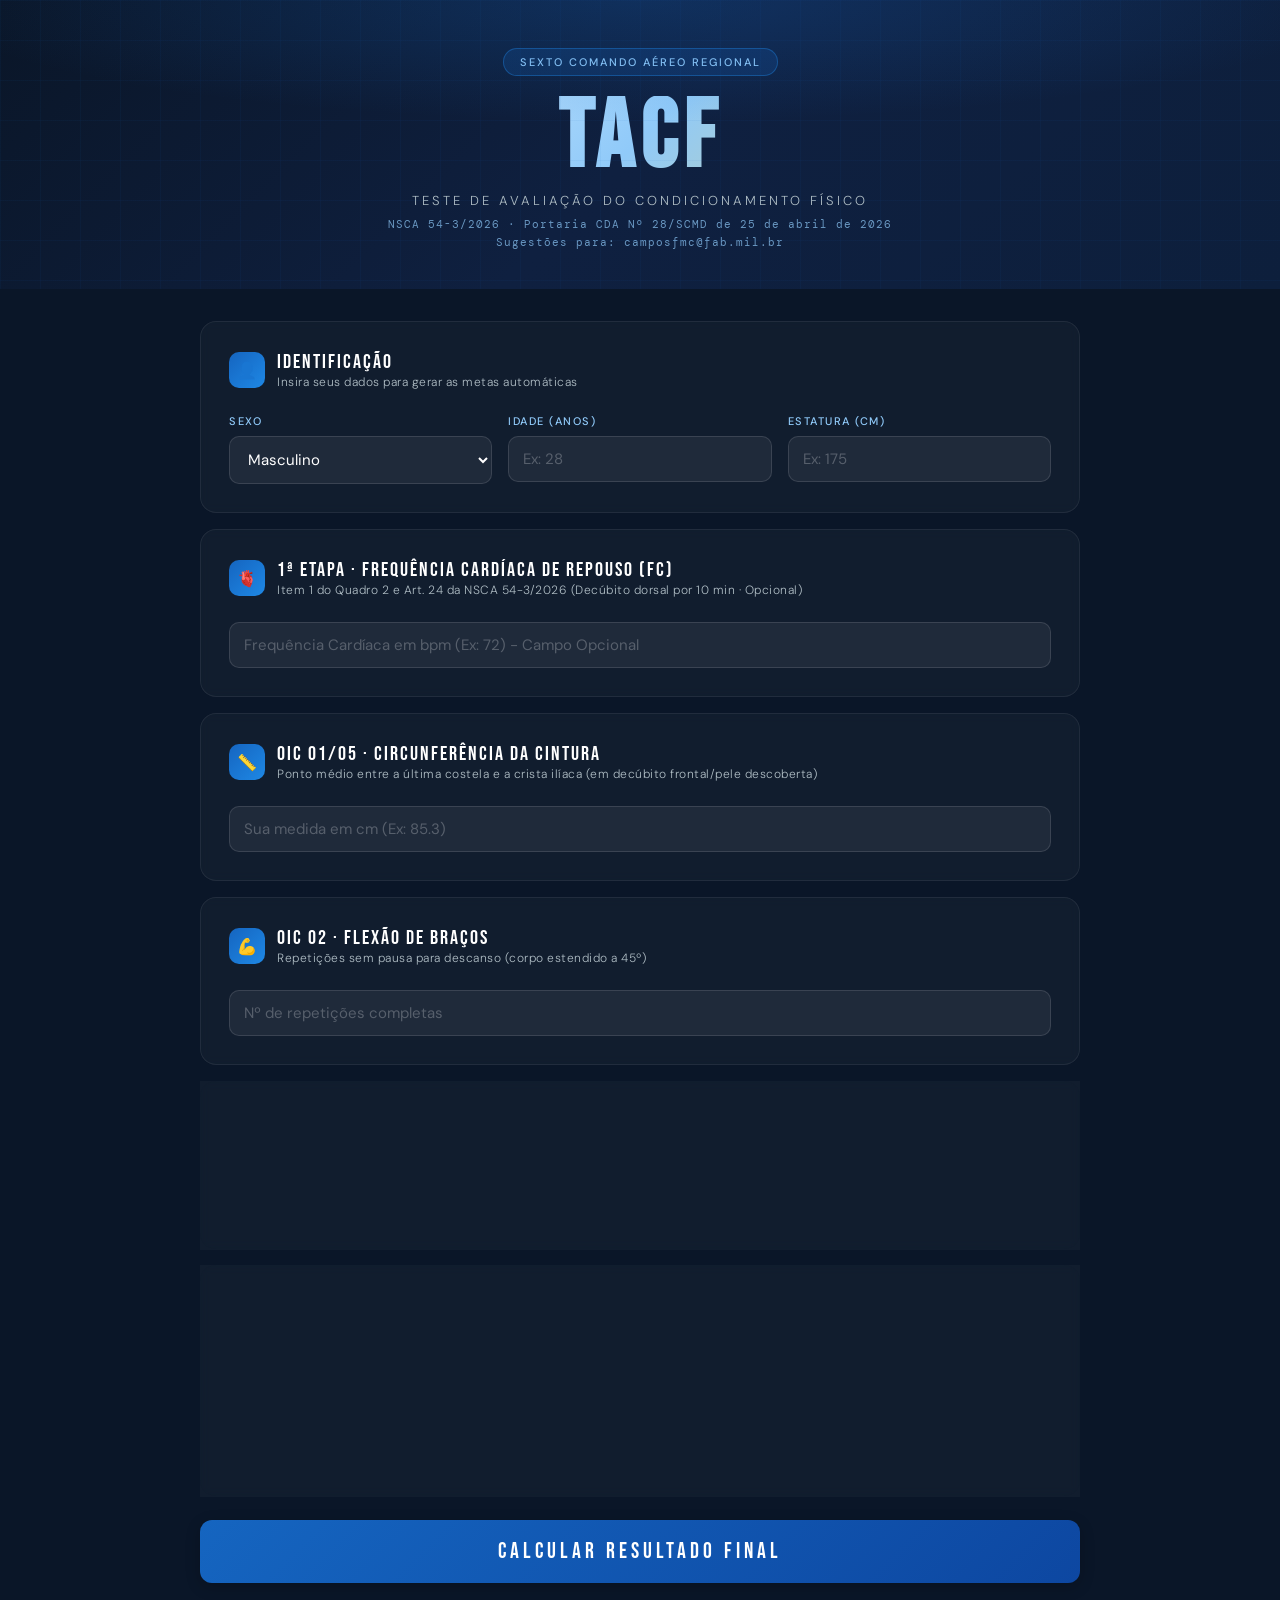
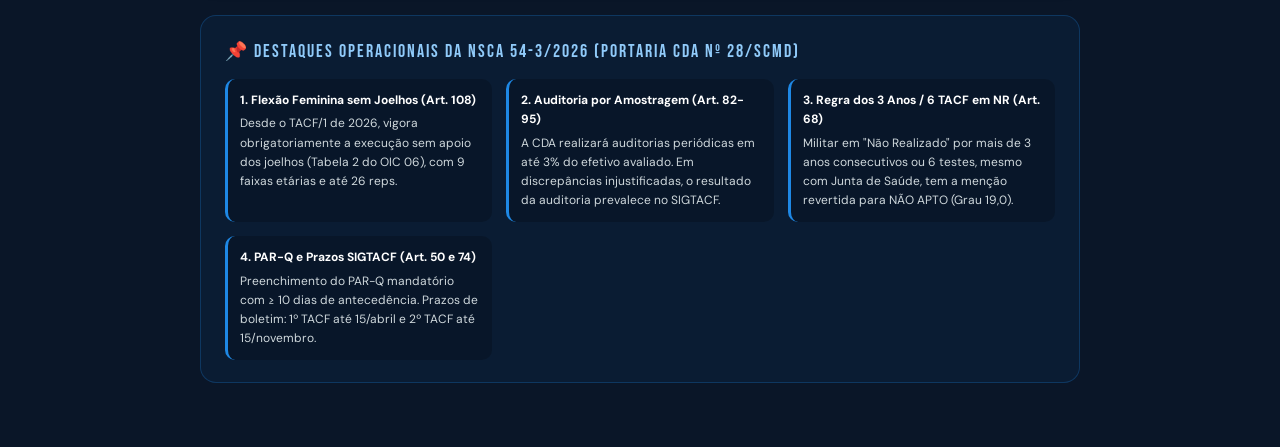
<file: index.html>
<!DOCTYPE html>
<html lang="pt-BR">
<head>
<meta charset="UTF-8">
<meta name="viewport" content="width=device-width, initial-scale=1.0">
<meta name="description" content="Calculadora do TACF pela NSCA 54-3/2026: pontos de cada prova, grau final, menção e metas por idade e sexo.">
<title>TACF · NSCA 54-3/2026 · SEXTO COMANDO AÉREO REGIONAL</title>
<link href="https://fonts.googleapis.com/css2?family=Bebas+Neue&family=DM+Sans:ital,wght@0,300;0,400;0,500;0,700;1,300&family=DM+Mono:wght@400;500&display=swap" rel="stylesheet">
<link rel="stylesheet" href="css/app.css">
</head>
<body>

<div class="hero">
  <div class="hero-grid"></div>
  <div class="hero-badge">SEXTO COMANDO AÉREO REGIONAL</div>
  <h1>TACF</h1>
  <p class="hero-sub">Teste de Avaliação do Condicionamento Físico</p>
  <p class="hero-norm">NSCA 54-3/2026 · Portaria CDA Nº 28/SCMD de 25 de abril de 2026</p>
  <p class="hero-norm" style="margin-top: 4px;">Sugestões para: camposfmc@fab.mil.br</p>
</div>

<main class="app">

  <!-- CARD 1: IDENTIFICAÇÃO -->
  <div class="card">
    <div class="card-header">
      <div class="card-icon">👤</div>
      <div>
        <div class="card-title">Identificação</div>
        <div class="card-desc">Insira seus dados para gerar as metas automáticas</div>
      </div>
    </div>
    <div class="form-grid">
      <div class="form-group">
        <label for="sexo">Sexo</label>
        <select id="sexo">
          <option value="M">Masculino</option>
          <option value="F">Feminino</option>
        </select>
      </div>
      <div class="form-group">
        <label for="idade">Idade (anos)</label>
        <input type="number" id="idade" placeholder="Ex: 28" min="18" max="75">
      </div>
      <div class="form-group">
        <label for="estatura">Estatura (cm)</label>
        <input type="number" id="estatura" placeholder="Ex: 175" min="140" max="220" step="0.1">
      </div>
    </div>
  </div>

  <!-- METAS AUTOMÁTICAS -->
  <div class="card" id="card-metas" style="display: none;">
    <div class="card-header">
      <div class="card-icon">🎯</div>
      <div>
        <div class="card-title">Suas Metas Oficiais de Condicionamento (Anexo IV)</div>
        <div class="card-desc" id="metas-subtitulo">Índices regulamentares da NSCA 54-3/2026 de acordo com seu perfil</div>
      </div>
    </div>
    <div class="table-scroll-hint">
      <span>↔ Arraste para o lado para ver todas as menções</span>
    </div>
    <div class="table-responsive">
      <table class="metas-table">
        <thead>
          <tr>
            <th class="col-prova">Prova</th>
            <th class="c-s"><span class="so-desktop">Satisfatório</span><span class="so-celular">S</span></th>
            <th class="c-b"><span class="so-desktop">Bom</span><span class="so-celular">B</span></th>
            <th class="c-mb"><span class="so-desktop">Muito Bom</span><span class="so-celular">MB</span></th>
            <th class="c-e"><span class="so-desktop">Excelente</span><span class="so-celular">E</span></th>
            <th class="c-max"><span class="so-desktop">Máximo</span><span class="so-celular">MÁX</span></th>
          </tr>
        </thead>
        <tbody id="metas-body"></tbody>
      </table>
    </div>
  </div>

  <!-- 1ª ETAPA: FREQUÊNCIA CARDÍACA DE REPOUSO (ANTES DO OIC 01) -->
  <div class="card">
    <div class="card-header">
      <div class="card-icon">🫀</div>
      <div>
        <div class="card-title">1ª Etapa · Frequência Cardíaca de Repouso (FC)</div>
        <div class="card-desc">Item 1 do Quadro 2 e Art. 24 da NSCA 54-3/2026 (Decúbito dorsal por 10 min · Opcional)</div>
      </div>
    </div>
    <input type="number" id="fc_repouso" aria-label="Frequência cardíaca de repouso (bpm)" placeholder="Frequência Cardíaca em bpm (Ex: 72) - Campo Opcional" min="30" max="220">
    <div class="previa" id="previa-fc" aria-live="polite"></div>
    <div id="alert-fc" class="alert-medico">
      🚨 <strong>ALERTA MÉDICO (Art. 24):</strong> FC de repouso superior a 100 batimentos por minuto. 
      O avaliado deve ser encaminhado a um médico para verificação antes de realizar qualquer esforço físico.
    </div>
  </div>

  <!-- PROVA 1: CINTURA (OIC 01 / 05) -->
  <div class="card">
    <div class="card-header">
      <div class="card-icon">📏</div>
      <div>
        <div class="card-title" id="t-cintura">OIC 01/05 · Circunferência da Cintura</div>
        <div class="card-desc">Ponto médio entre a última costela e a crista ilíaca (em decúbito frontal/pele descoberta)</div>
      </div>
    </div>
    <input type="number" id="cintura" aria-label="Circunferência da cintura (cm)" step="0.1" min="50" max="150" placeholder="Sua medida em cm (Ex: 85.3)">
    <div class="previa" id="previa-cintura" aria-live="polite"></div>
    <div class="previa-falta" id="falta-cintura"></div>
  </div>

  <!-- PROVA 2: FLEXÃO -->
  <div class="card">
    <div class="card-header">
      <div class="card-icon">💪</div>
      <div>
        <div class="card-title" id="t-flex">OIC 02 · Flexão de Braços</div>
        <div class="card-desc" id="d-flex">Repetições sem pausa para descanso (corpo estendido a 45º)</div>
      </div>
    </div>
    <div id="grupo-flexao-execucao" style="display:none;">
      <div class="aerobic-toggle" role="group" aria-label="Como fez a flexão?">
        <button type="button" class="toggle-btn active" id="btn-flexao-padrao" aria-pressed="true">Padrão</button>
        <button type="button" class="toggle-btn" id="btn-flexao-joelhos" aria-pressed="false">Joelhos apoiados</button>
      </div>
      <div class="alert" id="aviso-transicao">
        Só vale para militar recém-formada em curso de até 180 dias, por até 6 meses após a formatura (Art. 109).
      </div>
    </div>
    <input type="number" id="flexao" aria-label="Flexão de braços (repetições)" min="0" max="150" step="1" placeholder="Nº de repetições completas">
    <div class="previa" id="previa-flexao" aria-live="polite"></div>
    <div class="previa-falta" id="falta-flexao"></div>
  </div>

  <!-- PROVA 3: ABDOMINAL -->
  <div class="card">
    <div class="card-header">
      <div class="card-icon">🔄</div>
      <div>
        <div class="card-title">OIC 03/07 · Resistência Abdominal</div>
        <div class="card-desc">Flexão do tronco sobre as coxas em 1 minuto (escápulas tocam o solo)</div>
      </div>
    </div>
    <input type="number" id="abdominal" aria-label="Abdominal (repetições em 1 minuto)" min="0" max="150" step="1" placeholder="Nº de repetições em 1 min">
    <div class="previa" id="previa-abdominal" aria-live="polite"></div>
    <div class="previa-falta" id="falta-abdominal"></div>
  </div>

  <!-- PROVA 4: AERÓBICO -->
  <div class="card">
    <div class="card-header">
      <div class="card-icon">🏃</div>
      <div>
        <div class="card-title">OIC 04/08 · Capacidade Aeróbica Máxima</div>
        <div class="card-desc">Corrida de 12 min ou Teste Substitutivo de Marcha 4,8 km (Art. 101 e 102)</div>
      </div>
    </div>
    <div class="aerobic-toggle">
      <button class="toggle-btn active" id="btn-corrida">🏃 Corrida 12 min (Padrão)</button>
      <button class="toggle-btn" id="btn-marcha">🚶 Andar 4,8 km (Substitutivo - Art. 102)</button>
    </div>
    <div id="input-corrida">
      <input type="number" id="corrida_m" aria-label="Corrida de 12 minutos (metros)" min="1" max="5000" step="10" placeholder="Distância percorrida em metros (Ex: 2400, múltiplo de 10m)">
    </div>
    <div id="input-marcha" class="form-grid" style="display:none;">
      <div class="form-group">
        <label for="marcha_min">Minutos</label>
        <input type="number" id="marcha_min" placeholder="Ex: 42" min="10" max="120" step="1">
      </div>
      <div class="form-group">
        <label for="marcha_seg">Segundos</label>
        <input type="number" id="marcha_seg" placeholder="Ex: 30" min="0" max="59" step="1">
      </div>
    </div>
    <div class="previa" id="previa-aerobico" aria-live="polite"></div>
    <div class="previa-falta" id="falta-aerobico"></div>
  </div>

  <div id="alert-err" class="alert" role="alert">⚠️ Preencha todos os campos obrigatórios antes de calcular o resultado final.</div>

  <button class="btn-calc" id="btn-calcular">CALCULAR RESULTADO FINAL</button>

  <!-- RESULTADOS -->
  <div id="resultado">
    <div class="card" style="margin-top: 24px;" id="card-resultado">
      <div class="card-header">
        <div class="card-icon">📊</div>
        <div><div class="card-title">Resultado e Homologação Final</div><div class="card-desc" id="res-info"></div></div>
      </div>
      
      <div id="msg-max-score" class="max-score-msg">
        🏆 NOTA MÁXIMA (GRAU 100)! PARABÉNS! 🏆<br>
        <span style="font-size: 13px; font-weight: normal; opacity: 0.95;">
          Concorrente ao Diploma de <strong>Mérito de Condicionamento Físico</strong> da OM (Art. 76 da NSCA 54-3/2026).
        </span>
      </div>

      <div id="msg-destaque-score" class="destaque-score-msg">
        ⭐ <strong>DESTAQUE OPERACIONAL (GRAU ≥ 96 PONTOS)</strong><br>
        Elegível à recomendação aos Comandantes de incentivo ao TFM descentralizado fora do ambiente laboral (Art. 110 da NSCA 54-3/2026).
      </div>

      <div class="result-header">
        <div class="badge-apt" id="res-apt">—</div>
        <div>Grau Final: <span class="grade-number" id="res-grau">0</span> pontos</div>
        <div style="font-size: 18px; margin-top: 10px; font-weight: bold;" id="res-conceito"></div>
        <div id="res-motivo-inapto" style="font-size: 12px; color: #FFCDD2; margin-top: 6px; display: none;"></div>
      </div>
      
      <div class="oic-grid" id="oic-breakdown"></div>

      <aside class="app-tacf-box" aria-label="Guardar no App TACF">
        <div>
          <strong>Quer guardar este resultado e ver sua evolução?</strong>
          No App TACF você salva cada TACF, oficial ou treino, e acompanha seu desempenho prova a prova. Gratuito.
        </div>
        <a class="app-tacf-link" href="https://tacf.com.br">Guardar no App TACF → tacf.com.br</a>
      </aside>
      
      <button class="btn-reset" id="btn-reset">🔄 Limpar Formulário e Reiniciar</button>
    </div>
  </div>

  <!-- DESTAQUES DA NOVA NSCA 54-3/2026 -->
  <div class="norma-info-box">
    <div class="norma-info-header">
      📌 Destaques Operacionais da NSCA 54-3/2026 (Portaria CDA Nº 28/SCMD)
    </div>
    <div class="norma-grid">
      <div class="norma-item">
        <strong>1. Flexão Feminina sem Joelhos (Art. 108)</strong>
        Desde o TACF/1 de 2026, vigora obrigatoriamente a execução sem apoio dos joelhos (Tabela 2 do OIC 06), com 9 faixas etárias e até 26 reps.
      </div>
      <div class="norma-item">
        <strong>2. Auditoria por Amostragem (Art. 82-95)</strong>
        A CDA realizará auditorias periódicas em até 3% do efetivo avaliado. Em discrepâncias injustificadas, o resultado da auditoria prevalece no SIGTACF.
      </div>
      <div class="norma-item">
        <strong>3. Regra dos 3 Anos / 6 TACF em NR (Art. 68)</strong>
        Militar em "Não Realizado" por mais de 3 anos consecutivos ou 6 testes, mesmo com Junta de Saúde, tem a menção revertida para NÃO APTO (Grau 19,0).
      </div>
      <div class="norma-item">
        <strong>4. PAR-Q e Prazos SIGTACF (Art. 50 e 74)</strong>
        Preenchimento do PAR-Q mandatório com ≥ 10 dias de antecedência. Prazos de boletim: 1º TACF até 15/abril e 2º TACF até 15/novembro.
      </div>
    </div>
  </div>

</main>

<script type="module" src="js/ui-calculadora.js"></script>
</body>
</html>
</file>
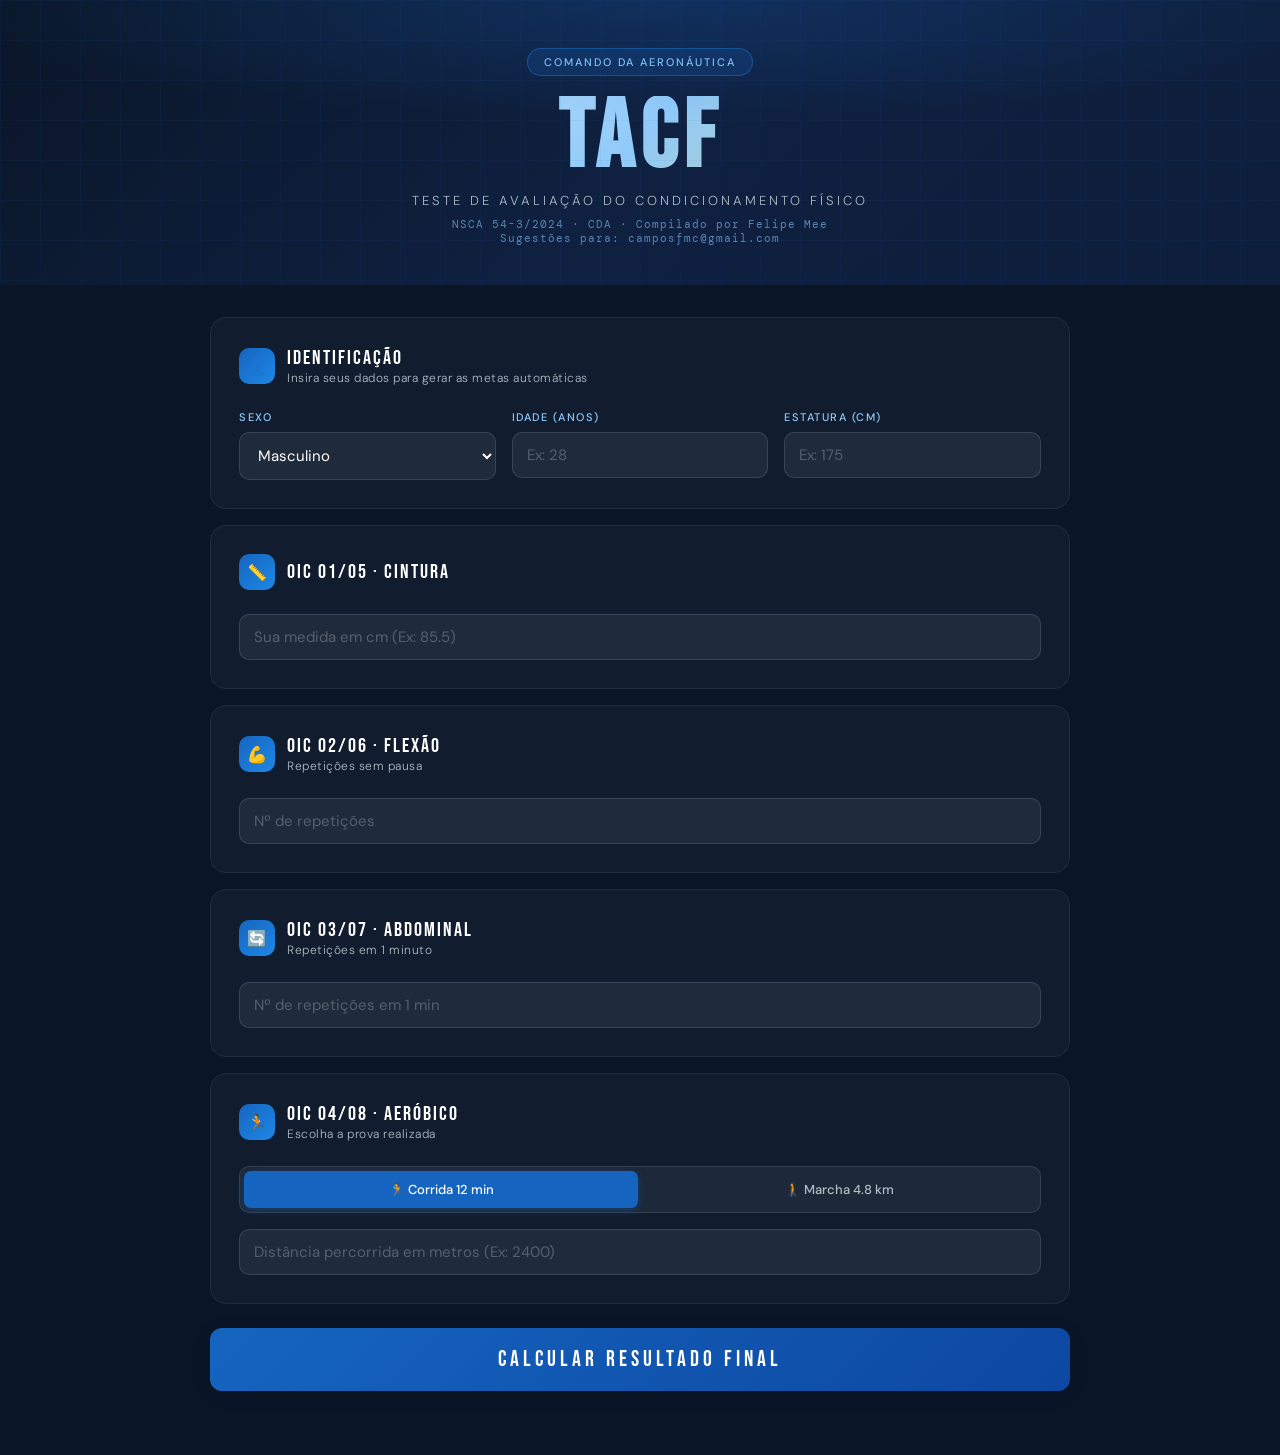
<file: TACF_FAB.html>
<!DOCTYPE html>
<html lang="pt-BR">
<head>
<meta charset="UTF-8">
<meta name="viewport" content="width=device-width, initial-scale=1.0">
<title>TACF · NSCA 54-3 · Comando da Aeronáutica</title>
<link href="https://fonts.googleapis.com/css2?family=Bebas+Neue&family=DM+Sans:ital,wght@0,300;0,400;0,500;0,700;1,300&family=DM+Mono:wght@400;500&display=swap" rel="stylesheet">
<style>
  :root {
    --navy: #0A1628; --navy-mid: #0F2040; --navy-light: #1A3460;
    --sky: #1565C0; --sky-bright: #1E88E5; --ice: #E3F2FD;
    --gold: #F9A825; --gold-light: #FFD54F;
    --red: #C62828; --green: #1B5E20; --green-bright: #2E7D32;
    --white: #FFFFFF; --fog: #F0F4F8; --mist: #B0BEC5;
  }

  *, *::before, *::after { box-sizing: border-box; margin: 0; padding: 0; }

  body {
    font-family: 'DM Sans', sans-serif;
    background: var(--navy);
    min-height: 100vh;
    color: var(--white);
    overflow-x: hidden;
  }

  /* ── HERO HEADER ── */
  .hero {
    position: relative;
    background: linear-gradient(135deg, var(--navy) 0%, var(--navy-mid) 50%, #0D1F3C 100%);
    padding: 48px 24px 40px;
    text-align: center;
    overflow: hidden;
  }
  .hero::before {
    content: '';
    position: absolute;
    inset: 0;
    background: radial-gradient(ellipse 80% 60% at 50% 0%, rgba(21,101,192,0.25) 0%, transparent 70%);
    pointer-events: none;
  }
  .hero-grid {
    position: absolute;
    inset: 0;
    background-image:
      linear-gradient(rgba(21,101,192,0.06) 1px, transparent 1px),
      linear-gradient(90deg, rgba(21,101,192,0.06) 1px, transparent 1px);
    background-size: 40px 40px;
    pointer-events: none;
  }
  .hero-badge {
    display: inline-flex; align-items: center; gap: 8px;
    background: rgba(21,101,192,0.2); border: 1px solid rgba(30,136,229,0.4);
    border-radius: 100px; padding: 6px 16px; font-size: 11px; font-weight: 500;
    letter-spacing: 2px; text-transform: uppercase; color: #90CAF9; margin-bottom: 20px;
  }
  .hero h1 {
    font-family: 'Bebas Neue', sans-serif; font-size: clamp(52px, 10vw, 96px);
    letter-spacing: 6px; line-height: 0.9;
    background: linear-gradient(135deg, var(--white) 0%, #90CAF9 50%, var(--gold-light) 100%);
    -webkit-background-clip: text; -webkit-text-fill-color: transparent;
    margin-bottom: 10px;
  }
  .hero-sub { font-size: 13px; letter-spacing: 3px; text-transform: uppercase; color: var(--mist); font-weight: 300; margin-bottom: 8px; }
  .hero-norm { font-family: 'DM Mono', monospace; font-size: 11px; color: rgba(144,202,249,0.6); letter-spacing: 1px; }

  /* ── MAIN LAYOUT ── */
  .app { max-width: 900px; margin: 0 auto; padding: 32px 20px 64px; }

  /* ── CARDS ── */
  .card {
    background: rgba(255,255,255,0.03); border: 1px solid rgba(255,255,255,0.07);
    border-radius: 16px; padding: 28px; margin-bottom: 16px;
    backdrop-filter: blur(4px); transition: border-color 0.3s;
  }
  .card-header { display: flex; align-items: center; gap: 12px; margin-bottom: 24px; }
  .card-icon {
    width: 36px; height: 36px; border-radius: 10px;
    background: linear-gradient(135deg, var(--sky) 0%, var(--sky-bright) 100%);
    display: flex; align-items: center; justify-content: center; font-size: 16px; flex-shrink: 0;
  }
  .card-title { font-family: 'Bebas Neue', sans-serif; font-size: 20px; letter-spacing: 2px; color: var(--white); }
  .card-desc { font-size: 12px; color: var(--mist); font-weight: 300; letter-spacing: 0.5px; }

  /* ── FORM ── */
  .form-grid { display: grid; grid-template-columns: repeat(auto-fit, minmax(180px, 1fr)); gap: 16px; }
  .form-group { display: flex; flex-direction: column; gap: 8px; }
  .form-group label { font-size: 11px; font-weight: 500; letter-spacing: 1.5px; text-transform: uppercase; color: #90CAF9; }
  select, input[type="number"] {
    background: rgba(255,255,255,0.06); border: 1px solid rgba(255,255,255,0.12);
    border-radius: 10px; padding: 12px 14px; font-family: 'DM Sans', sans-serif;
    font-size: 15px; color: var(--white); width: 100%; transition: all 0.25s; outline: none;
  }
  select option { background: var(--navy-mid); color: var(--white); }
  input:focus, select:focus { border-color: var(--sky-bright); background: rgba(21,101,192,0.12); box-shadow: 0 0 0 3px rgba(30,136,229,0.15); }
  input::placeholder { color: rgba(255,255,255,0.25); }

  /* ── BOTÕES ── */
  .aerobic-toggle { display: flex; background: rgba(255,255,255,0.05); border: 1px solid rgba(255,255,255,0.1); border-radius: 10px; padding: 4px; gap: 4px; margin-bottom: 16px; }
  .toggle-btn { flex: 1; padding: 10px 12px; border: none; border-radius: 7px; background: transparent; color: var(--mist); font-family: 'DM Sans', sans-serif; font-size: 13px; font-weight: 500; cursor: pointer; transition: all 0.25s; }
  .toggle-btn.active { background: var(--sky); color: var(--white); box-shadow: 0 2px 8px rgba(21,101,192,0.4); }

  .btn-calc {
    width: 100%; padding: 18px; border: none; border-radius: 12px;
    background: linear-gradient(135deg, var(--sky) 0%, #0D47A1 100%); color: var(--white);
    font-family: 'Bebas Neue', sans-serif; font-size: 22px; letter-spacing: 4px; cursor: pointer;
    transition: all 0.3s; margin-top: 8px; box-shadow: 0 4px 15px rgba(0,0,0,0.2);
  }
  .btn-calc:hover { transform: translateY(-2px); box-shadow: 0 8px 24px rgba(21,101,192,0.5); }
  
  .btn-reset {
    width: 100%; padding: 14px; border-radius: 10px; font-weight: bold; cursor: pointer; font-size: 13px;
    text-transform: uppercase; letter-spacing: 1px; transition: 0.3s; border: 1px solid rgba(255,255,255,0.1);
    background: transparent; color: var(--mist); margin-top: 16px;
  }
  .btn-reset:hover { background: rgba(255,255,255,0.05); color: white; }

  /* ── ALERTA DE ERRO ── */
  .alert {
    background: rgba(249,168,37,0.1); border: 1px solid rgba(249,168,37,0.3); border-radius: 10px;
    padding: 14px 18px; font-size: 13px; color: var(--gold-light); margin-top: 16px; display: none; text-align: center;
  }
  .alert.show { display: block; }

  /* ── METAS TABLE ── */
  .table-responsive { overflow-x: auto; }
  .metas-table { width: 100%; border-collapse: collapse; font-size: 13px; text-align: center; }
  .metas-table th, .metas-table td { padding: 12px 8px; border-bottom: 1px solid rgba(255,255,255,0.05); }
  .metas-table th { font-weight: bold; letter-spacing: 1px; font-size: 11px; text-transform: uppercase; }
  .metas-table td.oic-label { text-align: left; font-weight: 500; color: var(--mist); }
  .val-meta { font-family: 'DM Mono', monospace; font-weight: 500; }
  .c-s { color: var(--gold-light); } .c-b { color: #AED581; } .c-mb { color: #81C784; } .c-e { color: #64B5F6; } .c-max { color: #E1BEE7; }

  /* ── RESULTADOS ── */
  #resultado { display: none; }
  .result-header { text-align: center; padding: 20px 0; }
  .grade-number { font-family: 'Bebas Neue', sans-serif; font-size: 56px; color: var(--gold-light); }
  .badge-apt { padding: 12px; border-radius: 10px; font-family: 'Bebas Neue', sans-serif; font-size: 28px; letter-spacing: 2px; text-align: center; margin-bottom: 10px; }
  .apt-apto { background: rgba(46,125,50,0.3); border: 1px solid rgba(76,175,80,0.5); color: #A5D6A7; }
  .apt-inapto { background: rgba(198,40,40,0.3); border: 1px solid rgba(244,67,54,0.5); color: #FFCDD2; }
  
  .max-score-msg {
    display: none; background: linear-gradient(135deg, #FFD54F 0%, #F9A825 100%);
    color: #0A1628; font-weight: bold; font-size: 16px; padding: 16px; border-radius: 10px;
    margin-bottom: 20px; text-align: center; letter-spacing: 1px; box-shadow: 0 4px 15px rgba(249,168,37,0.4);
    animation: popIn 0.5s cubic-bezier(0.175, 0.885, 0.32, 1.275);
  }
  @keyframes popIn { 0% { transform: scale(0.8); opacity: 0; } 100% { transform: scale(1); opacity: 1; } }

  .oic-grid { display: grid; grid-template-columns: repeat(auto-fit, minmax(180px, 1fr)); gap: 12px; margin-top: 20px; }
  .oic-card { background: rgba(255,255,255,0.04); border: 1px solid rgba(255,255,255,0.08); border-radius: 12px; padding: 16px; text-align: center; }
  .oic-name { font-size: 10px; letter-spacing: 1.5px; text-transform: uppercase; color: var(--mist); margin-bottom: 6px; }
  .oic-value { font-family: 'DM Mono', monospace; font-size: 22px; font-weight: 500; margin-bottom: 4px; }
  .oic-pts { font-size: 11px; color: var(--mist); }

</style>
</head>
<body>

<div class="hero">
  <div class="hero-grid"></div>
  <div class="hero-badge">Comando da Aeronáutica</div>
  <h1>TACF</h1>
  <p class="hero-sub">Teste de Avaliação do Condicionamento Físico</p>
  <p class="hero-norm">NSCA 54-3/2024 · CDA · Compilado por Felipe Mee</p>
  <p class="hero-norm">Sugestões para: camposfmc@gmail.com</p>
</div>

<div class="app">

  <div class="card">
    <div class="card-header">
      <div class="card-icon">👤</div>
      <div>
        <div class="card-title">Identificação</div>
        <div class="card-desc">Insira seus dados para gerar as metas automáticas</div>
      </div>
    </div>
    <div class="form-grid">
      <div class="form-group">
        <label>Sexo</label>
        <select id="sexo" onchange="atualizarMetas()">
          <option value="M">Masculino</option>
          <option value="F">Feminino</option>
        </select>
      </div>
      <div class="form-group">
        <label>Idade (anos)</label>
        <input type="number" id="idade" placeholder="Ex: 28" min="18" max="70" oninput="atualizarMetas()">
      </div>
      <div class="form-group">
        <label>Estatura (cm)</label>
        <input type="number" id="estatura" placeholder="Ex: 175" min="150" max="220" oninput="atualizarMetas()">
      </div>
    </div>
  </div>

  <div class="card" id="card-metas" style="display: none;">
    <div class="card-header">
      <div class="card-icon">🎯</div>
      <div>
        <div class="card-title">Suas Metas de Treinamento</div>
        <div class="card-desc">Índices mínimos para atingir cada menção de acordo com seu perfil</div>
      </div>
    </div>
    <div class="table-responsive">
      <table class="metas-table">
        <thead>
          <tr>
            <th>Prova</th>
            <th class="c-s">Satisfatório</th>
            <th class="c-b">Bom</th>
            <th class="c-mb">Muito Bom</th>
            <th class="c-e">Excelente</th>
            <th class="c-max">Máximo</th>
          </tr>
        </thead>
        <tbody id="metas-body"></tbody>
      </table>
    </div>
  </div>

  <div class="card">
    <div class="card-header"><div class="card-icon">📏</div><div><div class="card-title">OIC 01/05 · Cintura</div></div></div>
    <input type="number" id="cintura" step="0.5" placeholder="Sua medida em cm (Ex: 85.5)">
  </div>

  <div class="card">
    <div class="card-header"><div class="card-icon">💪</div><div><div class="card-title" id="t-flex">OIC 02/06 · Flexão</div><div class="card-desc" id="d-flex">Repetições sem pausa</div></div></div>
    <input type="number" id="flexao" placeholder="Nº de repetições">
  </div>

  <div class="card">
    <div class="card-header"><div class="card-icon">🔄</div><div><div class="card-title">OIC 03/07 · Abdominal</div><div class="card-desc">Repetições em 1 minuto</div></div></div>
    <input type="number" id="abdominal" placeholder="Nº de repetições em 1 min">
  </div>

  <div class="card">
    <div class="card-header"><div class="card-icon">🏃</div><div><div class="card-title">OIC 04/08 · Aeróbico</div><div class="card-desc">Escolha a prova realizada</div></div></div>
    <div class="aerobic-toggle">
      <button class="toggle-btn active" id="btn-corrida" onclick="setAerobico('corrida')">🏃 Corrida 12 min</button>
      <button class="toggle-btn" id="btn-marcha" onclick="setAerobico('marcha')">🚶 Marcha 4.8 km</button>
    </div>
    <div id="input-corrida">
      <input type="number" id="corrida_m" placeholder="Distância percorrida em metros (Ex: 2400)">
    </div>
    <div id="input-marcha" class="form-grid" style="display:none;">
      <input type="number" id="marcha_min" placeholder="Minutos (Ex: 42)">
      <input type="number" id="marcha_seg" placeholder="Segundos (Ex: 30)">
    </div>
  </div>

  <div id="alert-err" class="alert">⚠️ Preencha todos os campos antes de calcular o resultado final.</div>

  <button class="btn-calc" onclick="calcular()">CALCULAR RESULTADO FINAL</button>

  <div id="resultado">
    <div class="card" style="margin-top: 24px;" id="card-resultado">
      <div class="card-header">
        <div class="card-icon">📊</div>
        <div><div class="card-title">Resultado Final</div><div class="card-desc" id="res-info"></div></div>
      </div>
      
      <div id="msg-max-score" class="max-score-msg">
        🏆 PARABÉNS VOCÊ É NOTA MÁXIMA, INCRÍVEL!! 🏆
      </div>

      <div class="result-header">
        <div class="badge-apt" id="res-apt">—</div>
        <div>Grau Final: <span class="grade-number" id="res-grau">0</span> pontos</div>
        <div style="font-size: 18px; margin-top: 10px; font-weight: bold;" id="res-conceito"></div>
      </div>
      
      <div class="oic-grid" id="oic-breakdown"></div>
      
      <button class="btn-reset" onclick="resetarFormulario()">🔄 Limpar Tudo e Reiniciar</button>
    </div>
  </div>

</div>

<script>
/* ═══════════════════════════════════════════════════════
   BANCO DE DADOS NSCA 54-3 (STRINGS COMPACTADAS)
   ═══════════════════════════════════════════════════════ */

const CSV_CINTURA_M = `99,0,0,0,0,0,0|98.5,6,6,6,6,6,6|98,6.4,6.4,6.5,6.5,6.7,6.9|97.5,6.7,6.8,6.9,7.1,7.3,7.7|97,7.1,7.2,7.4,7.6,8,8.6|96.5,7.4,7.6,7.8,8.2,8.7,9.4|96,7.8,8,8.3,8.7,9.3,10.3|95.5,8.1,8.4,8.8,9.3,10,11.1|95,8.5,8.8,9.2,9.8,10.7,12|94.5,8.8,9.2,9.7,10.4,11.3,13.3|94,9.2,9.6,10.2,10.9,12,14.6|93.5,9.5,10,10.6,11.5,13,15.9|93,9.9,10.4,11.1,12,14,17.1|92.5,10.2,10.8,11.5,13.3,15,18.4|92,10.6,11.2,12,14.6,16,19.7|91.5,10.9,11.6,13.3,15.9,17,21|91,11.3,12,14.6,17.1,18,22.5|90.5,11.6,13.3,15.9,18.4,19,24|90,12,14.6,17.1,19.7,20,25.5|89.5,13.3,15.9,18.4,21,21,27|89,14.6,17.1,19.7,22.5,23,27.8|88.5,15.9,18.4,21,24,25,28.2|88,17.1,19.7,22.5,25.5,27,28.6|87.5,18.4,21,24,27,27.8,30|87,19.7,22.5,25.5,27.8,28.2,30|86.5,21,24,27,28.2,28.6,30|86,22.5,25.5,27.8,28.6,30,30|85.5,24,27,28.2,30,30,30|85,25.5,27.8,28.6,30,30,30|84.5,27,28.2,30,30,30,30|84,27.8,28.6,30,30,30,30|83.5,28.2,30,30,30,30,30|83,28.6,30,30,30,30,30|82.5,30,30,30,30,30,30`;
const CSV_CINTURA_F = `90,0,0,0|89.5,6,6,6|89,6.7,6.7,7.2|88.5,7.3,7.3,8.4|88,8,8,9.6|87.5,8.7,8.7,10.8|87,9.3,9.3,12|86.5,10,10,14.3|86,10.7,10.7,15.8|85.5,11.3,11.3,17.3|85,12,12,21|84.5,13.5,16.5,23|84,15,21,25|83.5,16.5,23,27|83,18,25,27.8|82.5,19.5,27,28.2|82,21,27.8,28.6|81.5,23,28.2,30|81,25,28.6,30|80.5,27,30,30|80,27.8,30,30|79.5,28.2,30,30|79,28.6,30,30|78.5,30,30,30`;
const CSV_FLEXAO_M = `9,0,0,0,0,0,0,0,0,0|11,0,0,0,0,0,0,0,0,2|12,0,0,0,0,0,0,0,2,2.3|13,0,0,0,0,0,0,2,2.3,2.7|14,0,0,0,0,0,2,2.3,2.7,3|15,0,0,0,0,2,2.3,2.7,3,3.3|16,0,0,0,0,2.2,2.7,3,3.3,3.7|17,0,0,0,2,2.4,3,3.3,3.7,4|18,0,0,0,2.3,2.6,3.3,3.7,4,4.6|19,0,0,0,2.5,2.8,3.7,4,4.4,5.2|20,0,0,2,2.8,3,4,4.5,4.9,5.8|21,0,0,2.2,3,3.2,4.3,5,5.3,6.4|22,0,2,2.4,3.3,3.4,4.7,5.5,5.7,7|23,0,2.2,2.7,3.5,3.6,5,6,6.1,7.3|24,0,2.4,2.9,3.8,3.8,5.3,6.5,6.6,7.6|25,2,2.7,3.1,4,4,5.7,7,7,7.9|26,2.2,2.9,3.3,4.3,4.3,6,7.2,7.4,8.1|27,2.4,3.1,3.6,4.5,4.6,6.3,7.4,7.8,8.4|28,2.7,3.3,3.8,4.8,4.9,6.7,7.5,8.2,8.7|29,2.9,3.6,4,5,5.2,7,7.7,8.6,9|30,3.1,3.8,4.3,5.3,5.5,7.2,7.9,9,9.5|31,3.3,4,4.6,5.5,5.8,7.4,8.1,9.3,10|32,3.6,4.3,4.9,5.8,6.1,7.7,8.3,9.7,10|33,3.8,4.5,5.2,6,6.4,7.9,8.5,10,10|34,4,4.8,5.5,6.3,6.7,8.1,8.6,10,10|35,4.3,5.1,5.8,6.5,7,8.3,8.8,10,10|36,4.5,5.4,6.1,6.8,7.3,8.6,9,10,10|37,4.8,5.6,6.4,7,7.7,8.8,9.3,10,10|38,5.1,5.9,6.7,7.3,8,9,9.7,10,10|39,5.4,6.2,7,7.7,8.3,9.3,10,10,10|40,5.6,6.5,7.3,8,8.7,9.7,10,10,10|41,5.9,6.7,7.6,8.3,9,10,10,10,10|42,6.2,7,7.9,8.7,9.3,10,10,10,10|43,6.5,7.2,8.1,9,9.7,10,10,10,10|44,6.7,7.4,8.4,9.3,10,10,10,10,10|45,7,7.5,8.7,9.7,10,10,10,10,10|46,7.2,7.7,9,10,10,10,10,10,10|47,7.4,7.9,9.3,10,10,10,10,10,10|48,7.6,8.1,9.5,10,10,10,10,10,10|49,7.8,8.3,9.8,10,10,10,10,10,10|50,8,8.5,10,10,10,10,10,10,10|51,8.2,8.6,10,10,10,10,10,10,10|52,8.4,8.8,10,10,10,10,10,10,10|53,8.6,9,10,10,10,10,10,10,10|54,8.8,9.2,10,10,10,10,10,10,10|55,9,9.4,10,10,10,10,10,10,10|56,9.2,9.6,10,10,10,10,10,10,10|57,9.4,9.8,10,10,10,10,10,10,10|58,9.6,10,10,10,10,10,10,10,10|59,9.8,10,10,10,10,10,10,10,10|60,10,10,10,10,10,10,10,10,10`;
const CSV_FLEXAO_F = `5,0,0,0,0,0,0,0,0|6,0,0,0,0,0,0,0,2|7,0,0,0,0,0,0,2,4|8,0,0,0,0,0,2,4,4.8|9,0,0,0,0,2,4,4.6,5.6|10,0,0,0,2,4,4.6,5.2,6.3|11,2,0,2,4,4.6,5.2,5.8,7|12,4,2,4,4.6,5.2,5.8,6.4,7.7|13,4.6,4,4.6,5.2,5.8,6.4,7,8.4|14,5.2,4.5,5.2,5.8,6.4,7,7.7,9|15,5.8,5,5.8,6.4,7,7.7,8.4,9.4|16,6.4,5.5,6.4,7,7.7,8.4,9,9.7|17,7,6,7,7.7,8.4,9,9.3,10|18,7.7,6.5,7.7,8.4,9,9.3,9.5,10|19,8.4,7,8.4,9,9.3,9.5,9.8,10|20,9,7.7,9,9.3,9.5,9.8,10,10|21,9.3,8.4,9.3,9.5,9.8,10,10,10|22,9.5,9,9.5,9.8,10,10,10,10|23,9.8,9.3,9.8,10,10,10,10,10|24,10,10,10,10,10,10,10,10`;
const CSV_ABDOMINAL_M = `19,0,0,0,0,0,0,0,0,0|20,0,0,0,0,0,0,0,0,2|21,0,0,0,0,0,0,0,0,2.3|22,0,0,0,0,0,0,0,2,2.6|23,0,0,0,0,0,0,0,2.3,2.9|24,0,0,0,0,0,0,0,2.5,3.1|25,0,0,0,0,0,0,2,2.8,3.4|26,0,0,0,0,0,0,2.3,3,3.7|27,0,0,0,0,0,2,2.7,3.3,4|28,0,0,0,0,0,2.2,3,3.5,4.4|29,0,0,0,0,0,2.4,3.3,3.8,4.8|30,0,0,0,0,2,2.7,3.7,4,5.1|31,0,0,0,2,2.2,2.9,4,4.4,5.5|32,0,0,2,2.2,2.4,3.1,4.3,4.8,5.9|33,0,0,2.2,2.4,2.7,3.3,4.7,5.1,6.3|34,0,0,2.4,2.7,2.9,3.6,5,5.5,6.6|35,0,2,2.6,2.9,3.1,3.8,5.3,5.9,7|36,0,2.2,2.8,3.1,3.3,4,5.7,6.3,7.4|37,2,2.4,3,3.3,3.6,4.3,6,6.6,7.8|38,2.3,2.6,3.2,3.6,3.8,4.6,6.3,7,8.2|39,2.5,2.8,3.4,3.8,4,4.9,6.7,7.2,8.6|40,2.8,3,3.6,4,4.3,5.2,7,7.4,9|41,3,3.2,3.8,4.3,4.7,5.5,7.2,7.6,9.3|42,3.3,3.4,4,4.6,5,5.8,7.4,7.8,9.7|43,3.5,3.6,4.4,4.9,5.3,6.1,7.6,8,10|44,3.8,3.8,4.8,5.2,5.7,6.4,7.8,8.2,10|45,4,4,5.1,5.5,6,6.7,8,8.4,10|46,4.3,4.4,5.5,5.8,6.3,7,8.2,8.6,10|47,4.6,4.8,5.9,6.1,6.7,7.3,8.4,8.8,10|48,4.9,5.1,6.3,6.4,7,7.6,8.6,9,10|49,5.2,5.5,6.6,6.7,7.3,7.9,8.8,9.3,10|50,5.5,5.9,7,7,7.6,8.1,9,9.7,10|51,5.8,6.3,7.3,7.3,7.9,8.4,9.3,10,10|52,6.1,6.6,7.5,7.7,8.1,8.7,9.7,10,10|53,6.4,7,7.8,8,8.4,9,10,10,10|54,6.7,7.3,8,8.3,8.7,9.3,10,10,10|55,7,7.5,8.3,8.7,9,9.7,10,10,10|56,7.3,7.8,8.5,9,9.3,10,10,10,10|57,7.6,8,8.8,9.3,9.7,10,10,10,10|58,7.9,8.3,9,9.5,10,10,10,10,10|59,8.1,8.5,9.3,9.8,10,10,10,10,10|60,8.4,8.8,9.5,10,10,10,10,10,10|61,8.7,9,9.8,10,10,10,10,10,10|62,9,9.3,10,10,10,10,10,10,10|63,9.3,9.5,10,10,10,10,10,10,10|64,9.5,9.8,10,10,10,10,10,10,10|65,9.8,10,10,10,10,10,10,10,10|66,10,10,10,10,10,10,10,10,10`;
const CSV_ABDOMINAL_F = `10,0,0,0,0,0,0,0,0,0,0|11,0,0,0,0,0,0,0,0,0,2|12,0,0,0,0,0,0,0,0,2,2.3|13,0,0,0,0,0,0,0,0,2.3,2.6|14,0,0,0,0,0,0,0,0,2.5,2.9|15,0,0,0,0,0,0,0,2,2.8,3.1|16,0,0,0,0,0,0,0,2.3,3,3.4|17,0,0,0,0,0,0,2,2.6,3.3,3.7|18,0,0,0,0,0,0,2.2,2.9,3.5,4|19,0,0,0,0,0,0,2.4,3.1,3.8,4.4|20,0,0,0,0,0,2,2.7,3.4,4,4.9|21,0,0,0,0,2,2.2,2.9,3.7,4.3,5.3|22,0,0,0,0,2.2,2.4,3.1,4,4.7,5.7|23,0,0,0,0,2.4,2.6,3.3,4.4,5,6.1|24,0,0,0,0,2.5,2.8,3.6,4.8,5.3,6.6|25,0,0,0,2,2.7,3,3.8,5.1,5.7,7|26,0,0,0,2.2,2.9,3.2,4,5.5,6,7.4|27,0,0,2,2.4,3.1,3.4,4.2,5.9,6.3,7.8|28,0,0,2.2,2.6,3.3,3.6,4.5,6.3,6.7,8.2|29,0,2,2.4,2.8,3.5,3.8,4.7,6.6,7,8.6|30,2,2.2,2.6,3,3.6,4,4.9,7,7.2,9|31,2.2,2.4,2.8,3.2,3.8,4.3,5.2,7.2,7.4,9.5|32,2.4,2.6,3,3.4,4,4.6,5.4,7.3,7.5,10|33,2.6,2.8,3.2,3.6,4.3,4.9,5.6,7.5,7.7,10|34,2.8,3,3.4,3.8,4.6,5.2,5.8,7.7,7.9,10|35,3,3.2,3.6,4,4.9,5.5,6.1,7.8,8.1,10|36,3.2,3.4,3.8,4.3,5.2,5.8,6.3,8,8.3,10|37,3.4,3.6,4,4.6,5.5,6.1,6.5,8.2,8.5,10|38,3.6,3.8,4.3,4.9,5.8,6.4,6.8,8.3,8.6,10|39,3.8,4,4.6,5.2,6.1,6.7,7,8.5,8.8,10|40,4,4.3,4.9,5.5,6.4,7,7.3,8.7,9,10|41,4.3,4.7,5.2,5.8,6.7,7.2,7.6,8.8,9.5,10|42,4.6,5,5.5,6.1,7,7.4,7.9,9,10,10|43,4.9,5.3,5.8,6.4,7.3,7.7,8.1,9.5,10,10|44,5.2,5.7,6.1,6.7,7.5,7.9,8.4,10,10,10|45,5.5,6,6.4,7,7.8,8.1,8.7,10,10,10|46,5.8,6.3,6.7,7.3,8,8.3,9,10,10,10|47,6.1,6.7,7,7.5,8.3,8.6,9.3,10,10,10|48,6.4,7,7.3,7.8,8.5,8.8,9.7,10,10,10|49,6.7,7.3,7.5,8,8.8,9,10,10,10,10|50,7,7.5,7.8,8.3,9,9.3,10,10,10,10|51,7.3,7.8,8,8.5,9.3,9.7,10,10,10,10|52,7.5,8,8.3,8.8,9.7,10,10,10,10,10|53,7.8,8.3,8.5,9,10,10,10,10,10,10|54,8,8.5,8.8,9.3,10,10,10,10,10,10|55,8.3,8.8,9,9.5,10,10,10,10,10,10|56,8.5,9,9.3,9.8,10,10,10,10,10,10|57,8.8,9.3,9.7,10,10,10,10,10,10,10|58,9,9.7,10,10,10,10,10,10,10,10|59,9.3,10,10,10,10,10,10,10,10,10|60,9.5,10,10,10,10,10,10,10,10,10|61,9.8,10,10,10,10,10,10,10,10,10|62,10,10,10,10,10,10,10,10,10,10`;
const CSV_CORRIDA_M = `1880,0,0,0,0,0,0,0,0|1890,0,0,0,0,0,0,0,10|1900,0,0,0,0,0,0,0,10.6|1910,0,0,0,0,0,0,10,11.3|1920,0,0,0,0,0,0,10.6,11.9|1930,0,0,0,0,0,0,11.2,12.5|1940,0,0,0,0,0,0,11.8,13.1|1950,0,0,0,0,0,0,12.4,13.8|1960,0,0,0,0,0,10,12.9,14.4|1970,0,0,0,0,0,10.7,13.5,15|1980,0,0,0,0,0,11.4,14.1,15.6|1990,0,0,0,0,0,12.1,14.7,16.3|2000,0,0,0,0,10,12.9,15.3,16.9|2010,0,0,0,10,10.5,13.6,15.9,17.5|2020,0,0,0,10.4,10.9,14.3,16.5,18.1|2030,0,0,0,10.8,11.4,15,17.1,18.8|2040,0,0,0,11.3,11.8,15.7,17.6,19.4|2050,0,0,10,11.7,12.3,16.4,18.2,20|2060,0,0,10.4,12.1,12.7,17.1,18.8,20.7|2070,0,0,10.8,12.5,13.2,17.9,19.4,21.4|2080,0,10,11.2,12.9,13.6,18.6,20,22|2090,0,10.4,11.6,13.3,14.1,19.3,20.7,22.7|2100,0,10.7,12,13.8,14.5,20,21.4,23.4|2110,0,11.1,12.4,14.2,15,20.6,22,24.1|2120,0,11.5,12.8,14.6,15.5,21.2,22.7,24.8|2130,10,11.9,13.2,15,15.9,21.8,23.4,25.5|2140,10.4,12.2,13.6,15.4,16.4,22.4,24.1,26.1|2150,10.7,12.6,14,15.8,16.8,23,24.8,26.8|2160,11.1,13.0,14.4,16.3,17.3,23.6,25.5,27.5|2170,11.4,13.3,14.8,16.7,17.7,24.2,26.1,28.2|2180,11.8,13.7,15.2,17.1,18.2,24.8,26.8,28.9|2190,12.1,14.1,15.6,17.5,18.6,25.4,27.5,29.5|2200,12.5,14.4,16.0,17.9,19.1,26.0,28.2,30.2|2210,12.9,14.8,16.4,18.3,19.5,26.6,28.9,30.9|2220,13.2,15.2,16.8,18.8,20.0,27.2,29.5,31.6|2230,13.6,15.6,17.2,19.2,20.8,27.8,30.2,32.3|2240,13.9,15.9,17.6,19.6,21.7,28.4,30.9,33.0|2250,14.3,16.3,18.0,20.0,22.5,29.0,31.6,33.6|2260,14.6,16.7,18.4,20.5,23.3,29.6,32.3,34.3|2270,15.0,17.0,18.8,21.0,24.2,30.2,33.0,35.0|2280,15.4,17.4,19.2,21.5,25.0,30.8,33.6,35.6|2290,15.7,17.8,19.6,22.0,25.8,31.4,34.3,36.2|2300,16.1,18.1,20.0,22.5,26.7,32.0,35.0,36.8|2310,16.4,18.5,20.5,23.0,27.5,32.6,35.3,37.4|2320,16.8,18.9,21.0,23.5,28.3,33.2,35.6,37.9|2330,17.1,19.3,21.5,24.0,29.2,33.8,36.0,38.5|2340,17.5,19.6,22.0,24.5,30.0,34.4,36.3,39.1|2350,17.9,20.0,22.5,25.0,30.8,35.0,36.6,39.7|2360,18.2,20.6,23.0,25.5,31.7,35.3,36.9,40.3|2370,18.6,21.1,23.5,26.0,32.5,35.6,37.3,40.9|2380,18.9,21.7,24.0,26.5,33.3,36.0,37.6,41.5|2390,19.3,22.2,24.5,27.0,34.2,36.3,37.9,42.1|2400,19.6,22.8,25.0,27.5,35.0,36.6,38.2,42.6|2410,20.0,23.3,25.5,28.0,35.3,36.9,38.5,43.2|2420,20.5,23.9,26.0,28.5,35.7,37.3,38.9,43.8|2430,21.0,24.4,26.5,29.0,36.0,37.6,39.2,44.4|2440,21.6,25.0,27.0,29.5,36.3,37.9,39.5,45.0|2450,22.1,25.6,27.5,30.0,36.7,38.2,39.8,46.3|2460,22.6,26.1,28.0,30.5,37.0,38.5,40.2,47.5|2470,23.1,26.7,28.5,31.0,37.3,38.9,40.5,48.8|2480,23.6,27.2,29.0,31.5,37.7,39.2,40.8,50.0|2490,24.1,27.8,29.5,32.0,38.0,39.5,41.1,50.0|2500,24.7,28.3,30.0,32.5,38.3,39.8,41.5,50.0|2510,25.2,28.9,30.5,33.0,38.7,40.2,41.8,50.0|2520,25.7,29.4,31.0,33.5,39.0,40.5,42.1,50.0|2530,26.2,30.0,31.5,34.0,39.3,40.8,42.4,50.0|2540,26.7,30.6,32.0,34.5,39.7,41.1,42.7,50.0|2550,27.2,31.1,32.5,35.0,40.0,41.5,43.1,50.0|2560,27.8,31.7,33.0,35.4,40.3,41.8,43.4,50.0|2570,28.3,32.2,33.5,35.8,40.7,42.1,43.7,50.0|2580,28.8,32.8,34.0,36.3,41.0,42.4,44.0,50.0|2590,29.3,33.3,34.5,36.7,41.3,42.7,44.4,50.0|2600,29.8,33.9,35.0,37.1,41.7,43.1,44.7,50.0|2610,30.3,34.4,35.5,37.5,42.0,43.4,45.0,50.0|2620,30.9,35.0,36.0,37.9,42.3,43.7,46.0,50.0|2630,31.4,35.5,36.4,38.3,42.7,44.0,47.0,50.0|2640,31.9,36.0,36.9,38.8,43.0,44.4,48.0,50.0|2650,32.4,36.4,37.4,39.2,43.3,44.7,49.0,50.0|2660,32.9,36.9,37.9,39.6,43.7,45.0,50.0,50.0|2670,33.4,37.4,38.3,40.0,44.0,46.3,50.0,50.0|2680,34.0,37.9,38.8,40.4,44.3,47.5,50.0,50.0|2690,34.5,38.3,39.3,40.8,44.7,48.8,50.0,50.0|2700,35.0,38.8,39.8,41.3,45.0,50.0,50.0,50.0|2710,35.4,39.3,40.2,41.7,46.0,50.0,50.0,50.0|2720,35.8,39.8,40.7,42.1,47.0,50.0,50.0,50.0|2730,36.2,40.2,41.2,42.5,48.0,50.0,50.0,50.0|2740,36.5,40.7,41.7,42.9,49.0,50.0,50.0,50.0|2750,36.9,41.2,42.1,43.3,50.0,50.0,50.0,50.0|2760,37.3,41.7,42.6,43.8,50.0,50.0,50.0,50.0|2770,37.7,42.1,43.1,44.2,50.0,50.0,50.0,50.0|2780,38.1,42.6,43.6,44.6,50.0,50.0,50.0,50.0|2790,38.5,43.1,44.0,45.0,50.0,50.0,50.0,50.0|2800,38.8,43.6,44.5,46.0,50.0,50.0,50.0,50.0|2810,39.2,44.0,45.0,47.0,50.0,50.0,50.0,50.0|2820,39.6,44.5,46.0,48.0,50.0,50.0,50.0,50.0|2830,40.0,45.0,47.0,49.0,50.0,50.0,50.0,50.0|2840,40.4,45.7,48.0,50.0,50.0,50.0,50.0,50.0|2850,40.8,46.4,49.0,50.0,50.0,50.0,50.0,50.0|2860,41.2,47.1,50.0,50.0,50.0,50.0,50.0,50.0|2870,41.5,47.9,50.0,50.0,50.0,50.0,50.0,50.0|2880,41.9,48.6,50.0,50.0,50.0,50.0,50.0,50.0|2890,42.3,49.3,50.0,50.0,50.0,50.0,50.0,50.0|2900,42.7,50.0,50.0,50.0,50.0,50.0,50.0,50.0|2910,43.1,50.0,50.0,50.0,50.0,50.0,50.0,50.0|2920,43.5,50.0,50.0,50.0,50.0,50.0,50.0,50.0|2930,43.8,50.0,50.0,50.0,50.0,50.0,50.0,50.0|2940,44.2,50.0,50.0,50.0,50.0,50.0,50.0,50.0|2950,44.6,50.0,50.0,50.0,50.0,50.0,50.0,50.0|2960,45.0,50.0,50.0,50.0,50.0,50.0,50.0,50.0|2970,45.6,50.0,50.0,50.0,50.0,50.0,50.0,50.0|2980,46.1,50.0,50.0,50.0,50.0,50.0,50.0,50.0|2990,46.7,50.0,50.0,50.0,50.0,50.0,50.0,50.0|3000,47.2,50.0,50.0,50.0,50.0,50.0,50.0,50.0|3010,47.8,50.0,50.0,50.0,50.0,50.0,50.0,50.0|3020,48.3,50.0,50.0,50.0,50.0,50.0,50.0,50.0|3030,48.9,50.0,50.0,50.0,50.0,50.0,50.0,50.0|3040,49.4,50.0,50.0,50.0,50.0,50.0,50.0,50.0|3050,50,50,50,50,50,50,50,50`;
const CSV_CORRIDA_F = `1530,0,0,0,0,0|1540,0,0,0,0,10|1550,0,0,0,0,10.9|1560,0,0,0,0,11.8|1570,0,0,0,0,12.7|1580,0,0,0,0,13.6|1590,0,0,0,0,14.5|1600,0,0,0,10,15.5|1610,0,0,0,10.9,16.4|1620,0,0,0,11.8,17.3|1630,0,0,0,12.7,18.2|1640,0,0,0,13.6,19.1|1650,0,0,10,14.5,20|1660,0,0,10.6,15.5,20.7|1670,0,0,11.1,16.4,21.4|1680,0,0,11.7,17.3,22.1|1690,0,10,12.2,18.2,22.9|1700,0,10.6,12.8,19.1,23.6|1710,0,11.1,13.3,20,24.3|1720,0,11.7,13.9,20.8,25|1730,0,12.2,14.4,21.6,25.7|1740,0,12.8,15,22.4,26.4|1750,0,13.3,15.6,23.2,27.1|1760,10,13.9,16.1,23.9,27.9|1770,10.5,14.4,16.7,24.7,28.6|1780,11.1,15,17.2,25.5,29.3|1790,11.6,15.6,17.8,26.3,30|1800,12.1,16.1,18.3,27.1,30.7|1810,12.6,16.7,18.9,27.9,31.4|1820,13.2,17.2,19.4,28.7,32.1|1830,13.7,17.8,20,29.5,32.9|1840,14.2,18.3,20.6,30.3,33.6|1850,14.7,18.9,21.1,31.1,34.3|1860,15.3,19.4,21.7,31.8,35|1870,15.8,20,22.2,32.6,35.7|1880,16.3,20.5,22.8,33.4,36.4|1890,16.8,21.1,23.3,34.2,37.1|1900,17.4,21.6,23.9,35,37.9|1910,17.9,22.1,24.4,35.3,38.6|1920,18.4,22.7,25,35.7,39.3|1930,18.9,23.2,25.6,36,40|1940,19.5,23.8,26.1,36.3,40.7|1950,20,24.3,26.7,36.7,41.4|1960,20.6,24.8,27.2,37,42.1|1970,21.2,25.4,27.8,37.3,42.9|1980,21.8,25.9,28.3,37.7,43.6|1990,22.4,26.4,28.9,38,44.3|2000,23,27,29.4,38.3,45|2010,23.6,27.5,30,38.7,46.3|2020,24.2,28,30.6,39,47.5|2030,24.8,28.6,31.1,39.3,48.8|2040,25.4,29.1,31.7,39.7,50|2050,26,29.6,32.2,40,50|2060,26.6,30.2,32.8,40.3,50|2070,27.2,30.7,33.3,40.7,50|2080,27.8,31.3,33.9,41,50|2090,28.4,31.8,34.4,41.3,50|2100,29,32.3,35,41.7,50|2110,29.6,32.9,35.4,42,50|2120,30.2,33.4,35.8,42.3,50|2130,30.8,33.9,36.2,42.7,50|2140,31.4,34.5,36.5,43,50|2150,32,35,36.9,43.3,50|2160,32.6,35.4,37.3,43.7,50|2170,33.2,35.8,37.7,44,50|2180,33.8,36.2,38.1,44.3,50|2190,34.4,36.6,38.5,44.7,50|2200,35,37,38.8,45,50|2210,35.3,37.4,39.2,46.3,50|2220,35.7,37.8,39.6,47.5,50|2230,36,38.2,40,48.8,50|2240,36.4,38.6,40.4,50,50|2250,36.7,39,40.8,50,50|2260,37.1,39.4,41.2,50,50|2270,37.4,39.8,41.5,50,50|2280,37.8,40.2,41.9,50,50|2290,38.1,40.6,42.3,50,50|2300,38.4,41,42.7,50,50|2310,38.8,41.4,43.1,50,50|2320,39.1,41.8,43.5,50,50|2330,39.5,42.2,43.8,50,50|2340,39.8,42.6,44.2,50,50|2350,40.2,43,44.6,50,50|2360,40.5,43.4,45,50,50|2370,40.9,43.8,46.3,50,50|2380,41.2,44.2,47.5,50,50|2390,41.6,44.6,48.8,50,50|2400,41.9,45,50,50,50|2410,42.2,46.3,50,50,50|2420,42.6,47.5,50,50,50|2430,42.9,48.8,50,50,50|2440,43.3,50,50,50,50|2450,43.6,50,50,50,50|2460,44,50,50,50,50|2470,44.3,50,50,50,50|2480,44.7,50,50,50,50|2490,45,50,50,50,50|2500,45.6,50,50,50,50|2510,46.3,50,50,50,50|2520,46.9,50,50,50,50|2530,47.5,50,50,50,50|2540,48.1,50,50,50,50|2550,48.8,50,50,50,50|2560,49.4,50,50,50,50|2570,50,50,50,50,50`;
const CSV_MARCHA_M = `3114,0,0,0,0,0|3000,0,0,0,0,10|2979,0,0,0,0,10.6|2964,0,0,0,0,11.1|2949,0,0,0,0,11.7|2934,0,0,0,0,12.2|2919,0,0,0,0,12.8|2904,0,0,0,0,13.3|2890,0,0,0,0,13.9|2875,0,0,0,0,14.4|2861,0,0,0,0,15|2847,0,0,0,0,15.6|2833,0,0,0,0,16.1|2820,0,0,0,10,16.7|2814,0,0,0,10.5,17.2|2801,0,0,0,11,17.8|2787,0,0,0,11.5,18.3|2774,0,0,0,12,18.9|2760,0,0,0,12.5,19.4|2747,0,0,0,13,20|2734,0,0,0,13.5,20.8|2721,0,0,0,14,21.7|2708,0,0,0,14.5,22.5|2696,0,0,0,15,23.3|2683,0,0,0,15.5,24.2|2670,0,0,10,16,25|2650,0,0,10.5,16.5,25.8|2638,0,0,11,17,26.7|2626,0,0,11.5,17.5,27.5|2614,0,0,12,18,28.3|2602,0,0,12.5,18.5,29.2|2591,0,0,13,19,30|2579,0,0,13.5,19.5,30.8|2568,0,0,14,20,31.7|2556,0,0,14.5,20.8,32.5|2545,0,0,15,21.6,33.3|2534,0,0,15.5,22.4,34.2|2520,0,10,16,23.2,35|2515,0,10.6,16.5,23.9,35.6|2504,0,11.1,17,24.7,36.1|2494,0,11.7,17.5,25.5,36.7|2483,0,12.2,18,26.3,37.2|2472,0,12.8,18.5,27.1,37.8|2460,10,13.3,19,27.9,38.3|2451,10.5,13.9,19.5,28.7,38.9|2441,11.1,14.4,20,29.5,39.4|2430,11.6,15,20.8,30.3,40|2420,12.1,15.6,21.6,31.1,40.6|2410,12.6,16.1,22.4,31.8,41.1|2400,13.2,16.7,23.2,32.6,41.7|2390,13.7,17.2,23.9,33.4,42.2|2380,14.2,17.8,24.7,34.2,42.8|2370,14.7,18.3,25.5,35,43.3|2361,15.3,18.9,26.3,35.5,43.9|2351,15.8,19.4,27.1,36,44.4|2340,16.3,20,27.9,36.5,45|2332,16.8,20.8,28.7,37,46.7|2323,17.4,21.7,29.5,37.5,48.3|2313,17.9,22.5,30.3,38.8,50|2304,18.4,23.3,31.1,38.5,50|2295,18.9,24.2,31.8,39,50|2286,19.5,25,32.6,39.5,50|2277,20,25.8,33.4,40,50|2268,20.8,26.7,34.2,40.5,50|2259,21.6,27.5,35,41,50|2250,22.4,28.3,35.5,41.5,50|2241,23.2,29.2,36.1,42,50|2233,23.9,30,36.6,42.5,50|2224,24.7,30.8,37.1,43,50|2215,25.5,31.7,37.6,43.5,50|2207,26.3,32.5,38.2,44,50|2198,27.1,33.3,38.7,44.5,50|2190,27.9,34.2,39.2,45,50|2179,28.7,35,39.7,46.7,50|2171,29.5,35.6,40.3,48.3,50|2163,30.3,36.1,40.8,50,50|2155,31.1,36.7,41.3,50,50|2147,31.8,37.2,41.8,50,50|2139,32.6,37.8,42.4,50,50|2131,33.4,38.3,42.9,50,50|2123,34.2,38.9,43.4,50,50|2115,35,39.4,43.9,50,50|2107,35.5,40,44.5,50,50|2100,36.1,40.6,45,50,50|2092,36.6,41.1,46.7,50,50|2084,37.1,41.7,48.3,50,50|2077,37.6,42.2,50,50,50|2069,38.2,42.8,50,50,50|2062,38.7,43.3,50,50,50|2055,39.2,43.9,50,50,50|2047,39.7,44.4,50,50,50|2040,40.3,45,50,50,50|2035,40.8,46.7,50,50,50|2028,41.3,48.3,50,50,50|2021,41.8,50,50,50,50|2014,42.4,50,50,50,50|2007,42.9,50,50,50,50|2000,43.4,50,50,50,50|1993,43.9,50,50,50,50|1986,44.5,50,50,50,50|1980,45,50,50,50,50|1973,46.7,50,50,50,50|1966,48.3,50,50,50,50|1959,50,50,50,50,50`;
const CSV_MARCHA_F = `3221,0,0,0,0,0|3120,0,0,0,0,10|3069,0,0,0,0,12.4|3016,0,0,0,0,14.7|2940,0,0,0,10,18.2|2882,0,0,0,12.5,21.7|2824,0,0,0,15,25.8|2790,0,0,10,16.5,28.3|2734,0,0,12.6,19,32.5|2640,0,10,17.4,25.3,38.3|2580,10,13.2,20.8,29.8,41.7|2520,13,16.3,25.3,34.3,45|2467,16,19.5,29.8,37.5,50|2407,19.5,24.7,35,41,50|2340,25.3,31.1,39,45,50|2281,31.3,36.5,43,50,50|2223,36.4,40.5,50,50,50|2160,40.7,45,50,50,50|2100,45,50,50,50,50|2082,50,50,50,50,50`;

const parseCSV = str => str.split('|').map(r => { let p = r.split(',').map(Number); return [p[0], p.slice(1)]; });
const parseObj = str => Object.fromEntries(str.split('|').map(r => { let p = r.split(',').map(Number); return [p[0], p.slice(1)]; }));

const OIC01 = parseCSV(CSV_CINTURA_M); const OIC05 = parseCSV(CSV_CINTURA_F);
const OIC02 = parseObj(CSV_FLEXAO_M);  const OIC06 = parseObj(CSV_FLEXAO_F);
const OIC03 = parseObj(CSV_ABDOMINAL_M); const OIC07 = parseObj(CSV_ABDOMINAL_F);
const OIC04_ROWS = parseCSV(CSV_CORRIDA_M); const OIC08_ROWS = parseCSV(CSV_CORRIDA_F);
const OIC04_MARCHA_ROWS = parseCSV(CSV_MARCHA_M); const OIC08_MARCHA_ROWS = parseCSV(CSV_MARCHA_F);

/* ═══════════════════════════════════════════════════════
   LÓGICA DE COLUNAS E BUSCAS
   ═══════════════════════════════════════════════════════ */
const M_COLS = { 
  OIC01: est => est<=166?0 : est<=171?1 : est<=175?2 : est<=180?3 : est<=188?4 : 5,
  OIC02: ida => ida<=20?0 : ida<=30?1 : ida<=34?2 : ida<=38?3 : ida<=41?4 : ida<=43?5 : ida<=49?6 : ida<=52?7 : 8,
  OIC03: ida => ida<=27?0 : ida<=30?1 : ida<=33?2 : ida<=35?3 : ida<=38?4 : ida<=41?5 : ida<=44?6 : ida<=50?7 : 8,
  OIC04: ida => ida<=29?0 : ida<=31?1 : ida<=35?2 : ida<=38?3 : ida<=41?4 : ida<=43?5 : ida<=47?6 : 7,
  MARCH: ida => ida<=19?0 : ida<=29?1 : ida<=39?2 : ida<=49?3 : 4 
};
const F_COLS = { 
  OIC05: est => est<=161?0 : est<=166?1 : 2,
  OIC06: ida => ida<=21?0 : ida<=25?1 : ida<=29?2 : ida<=33?3 : ida<=37?4 : ida<=41?5 : ida<=45?6 : 7,
  OIC07: ida => ida<=23?0 : ida<=25?1 : ida<=28?2 : ida<=30?3 : ida<=34?4 : ida<=38?5 : ida<=41?6 : ida<=45?7 : ida<=49?8 : 9,
  OIC08: ida => ida<=29?0 : ida<=33?1 : ida<=38?2 : ida<=44?3 : 4,
  MARCH: ida => ida<=19?0 : ida<=29?1 : ida<=39?2 : ida<=49?3 : 4 
};

function buscarPontoArrayAsc(arr, valor, col) {
  if (valor < arr[0][0]) return 0;
  if (valor >= arr[arr.length-1][0]) return arr[arr.length-1][1][col];
  const exact = arr.find(r => r[0] === valor);
  if (exact) return exact[1][col];
  const above = arr.find(r => r[0] > valor);
  const below = arr.slice().reverse().find(r => r[0] < valor);
  const t = (valor - below[0]) / (above[0] - below[0]);
  return below[1][col] + t * (above[1][col] - below[1][col]);
}

function buscarPontoArrayDesc(arr, valor, col) {
  if (valor >= arr[0][0]) return 0;
  if (valor <= arr[arr.length-1][0]) return arr[arr.length-1][1][col];
  const exact = arr.find(r => r[0] === valor);
  if (exact) return exact[1][col];
  const below = arr.find(r => r[0] < valor); 
  const above = arr.slice().reverse().find(r => r[0] > valor); 
  const t = (valor - below[0]) / (above[0] - below[0]);
  return below[1][col] + t * (above[1][col] - below[1][col]);
}

function buscarPontoObj(obj, valor, col) {
  const keys = Object.keys(obj).map(Number).sort((a,b)=>a-b);
  if (valor < keys[0]) return 0;
  if (valor >= keys[keys.length-1]) return obj[keys[keys.length-1]][col];
  return obj[valor] ? obj[valor][col] : 0;
}

function sec2MMSS(s) { let m=Math.floor(s/60), sc=s%60; return String(m).padStart(2,'0')+':'+String(sc).padStart(2,'0'); }

function calcTargets(data, isObj, isDesc, col, maxPts, fnFormata) {
  let [tS, tB, tMB, tE, tMAX] = maxPts === 30 ? [6,12,21,27,30] : maxPts === 50 ? [10,20,35,45,50] : [2,4,7,9,10];
  let items = isObj ? Object.keys(data).map(Number).sort((a,b)=>a-b).map(k => [k, data[k]]) : data;

  let validS = items.filter(i => i[1][col] >= tS).map(i => i[0]);
  let validB = items.filter(i => i[1][col] >= tB).map(i => i[0]);
  let validMB = items.filter(i => i[1][col] >= tMB).map(i => i[0]);
  let validE = items.filter(i => i[1][col] >= tE).map(i => i[0]);
  let validMAX = items.filter(i => i[1][col] >= tMAX).map(i => i[0]);

  let res = {};
  res.S = validS.length ? (isDesc ? Math.max(...validS) : Math.min(...validS)) : null;
  res.B = validB.length ? (isDesc ? Math.max(...validB) : Math.min(...validB)) : null;
  res.MB = validMB.length ? (isDesc ? Math.max(...validMB) : Math.min(...validMB)) : null;
  res.E = validE.length ? (isDesc ? Math.max(...validE) : Math.min(...validE)) : null;
  res.MAX = validMAX.length ? (isDesc ? Math.max(...validMAX) : Math.min(...validMAX)) : null;

  return `<tr><td class="oic-label">${fnFormata.name}</td>
          <td class="c-s val-meta">${res.S !== null ? fnFormata.f(res.S) : '-'}</td>
          <td class="c-b val-meta">${res.B !== null ? fnFormata.f(res.B) : '-'}</td>
          <td class="c-mb val-meta">${res.MB !== null ? fnFormata.f(res.MB) : '-'}</td>
          <td class="c-e val-meta">${res.E !== null ? fnFormata.f(res.E) : '-'}</td>
          <td class="c-max val-meta">${res.MAX !== null ? fnFormata.f(res.MAX) : '-'}</td></tr>`;
}

/* ═══════════════════════════════════════════════════════
   INTERFACE E EVENTOS
   ═══════════════════════════════════════════════════════ */
let tipoAerobico = 'corrida';

function setAerobico(tipo) {
  tipoAerobico = tipo;
  document.getElementById('btn-corrida').classList.toggle('active', tipo === 'corrida');
  document.getElementById('btn-marcha').classList.toggle('active', tipo === 'marcha');
  document.getElementById('input-corrida').style.display = tipo === 'corrida' ? 'grid' : 'none';
  document.getElementById('input-marcha').style.display = tipo === 'marcha' ? 'grid' : 'none';
}

function atualizarMetas() {
  const sexo = document.getElementById('sexo').value;
  const idade = parseInt(document.getElementById('idade').value);
  const estatura = parseFloat(document.getElementById('estatura').value);
  
  if(sexo === 'F') { 
      document.getElementById('t-flex').innerText = 'OIC 06 · Flexão (Nova)';
      document.getElementById('d-flex').innerText = 'Sem apoio dos joelhos (a partir de 2026)';
  } else { 
      document.getElementById('t-flex').innerText = 'OIC 02 · Flexão';
      document.getElementById('d-flex').innerText = 'Repetições sem pausa';
  }

  if(!idade || !estatura) { document.getElementById('card-metas').style.display = 'none'; return; }
  document.getElementById('card-metas').style.display = 'block';

  let html = '';
  if (sexo === 'M') {
    html += calcTargets(OIC01, false, true, M_COLS.OIC01(estatura), 30, {name:'Cintura', f:v=>'≤ '+v.toFixed(1)+'cm'});
    html += calcTargets(OIC02, true, false, M_COLS.OIC02(idade), 10, {name:'Flexão', f:v=>'≥ '+v+' rep'});
    html += calcTargets(OIC03, true, false, M_COLS.OIC03(idade), 10, {name:'Abdominal', f:v=>'≥ '+v+' rep'});
    html += calcTargets(OIC04_ROWS, false, false, M_COLS.OIC04(idade), 50, {name:'Corrida 12m', f:v=>'≥ '+v+'m'});
    html += calcTargets(OIC04_MARCHA_ROWS, false, true, M_COLS.MARCH(idade), 50, {name:'Marcha 4.8km', f:v=>'≤ '+sec2MMSS(v)});
  } else {
    html += calcTargets(OIC05, false, true, F_COLS.OIC05(estatura), 30, {name:'Cintura', f:v=>'≤ '+v.toFixed(1)+'cm'});
    html += calcTargets(OIC06, true, false, F_COLS.OIC06(idade), 10, {name:'Flexão', f:v=>'≥ '+v+' rep'});
    html += calcTargets(OIC07, true, false, F_COLS.OIC07(idade), 10, {name:'Abdominal', f:v=>'≥ '+v+' rep'});
    html += calcTargets(OIC08_ROWS, false, false, F_COLS.OIC08(idade), 50, {name:'Corrida 12m', f:v=>'≥ '+v+'m'});
    html += calcTargets(OIC08_MARCHA_ROWS, false, true, F_COLS.MARCH(idade), 50, {name:'Marcha 4.8km', f:v=>'≤ '+sec2MMSS(v)});
  }
  document.getElementById('metas-body').innerHTML = html;
}

function calcular() {
  const sexo = document.getElementById('sexo').value;
  const idade = parseInt(document.getElementById('idade').value);
  const estatura = parseFloat(document.getElementById('estatura').value);
  const cintura = Math.round(parseFloat(document.getElementById('cintura').value) * 2)/2;
  const flexao = parseInt(document.getElementById('flexao').value);
  const abdom = parseInt(document.getElementById('abdominal').value);

  let aeroVal = null, aeroTxt = '';
  if (tipoAerobico === 'corrida') {
    aeroVal = Math.round((parseFloat(document.getElementById('corrida_m').value)||0) / 10)*10;
    aeroTxt = aeroVal + 'm';
  } else {
    const min = parseInt(document.getElementById('marcha_min').value) || 0;
    const seg = parseInt(document.getElementById('marcha_seg').value) || 0;
    aeroVal = (min * 60) + seg;
    aeroTxt = sec2MMSS(aeroVal);
  }

  const alertEl = document.getElementById('alert-err');
  if (!idade || !estatura || isNaN(cintura) || isNaN(flexao) || isNaN(abdom) || aeroVal===0) {
    alertEl.classList.add('show'); return;
  }
  alertEl.classList.remove('show');

  let ptsCin, ptsFle, ptsAbd, ptsAer;
  if(sexo === 'M') {
    ptsCin = buscarPontoArrayDesc(OIC01, cintura, M_COLS.OIC01(estatura));
    ptsFle = buscarPontoObj(OIC02, flexao, M_COLS.OIC02(idade));
    ptsAbd = buscarPontoObj(OIC03, abdom, M_COLS.OIC03(idade));
    ptsAer = tipoAerobico === 'corrida' ? buscarPontoArrayAsc(OIC04_ROWS, aeroVal, M_COLS.OIC04(idade)) : buscarPontoArrayDesc(OIC04_MARCHA_ROWS, aeroVal, M_COLS.MARCH(idade));
  } else {
    ptsCin = buscarPontoArrayDesc(OIC05, cintura, F_COLS.OIC05(estatura));
    ptsFle = buscarPontoObj(OIC06, flexao, F_COLS.OIC06(idade));
    ptsAbd = buscarPontoObj(OIC07, abdom, F_COLS.OIC07(idade));
    ptsAer = tipoAerobico === 'corrida' ? buscarPontoArrayAsc(OIC08_ROWS, aeroVal, F_COLS.OIC08(idade)) : buscarPontoArrayDesc(OIC08_MARCHA_ROWS, aeroVal, F_COLS.MARCH(idade));
  }

  const grauFinal = ptsCin + ptsFle + ptsAbd + ptsAer;
  const apto = (ptsCin>0 && ptsFle>0 && ptsAbd>0 && ptsAer>0 && grauFinal>=20);

  let cLabel, cColor;
  if(!apto) { cLabel = "Insatisfatório (I)"; cColor = "#EF5350"; }
  else if(grauFinal >= 90) { cLabel = "Excelente (E)"; cColor = "#64B5F6"; }
  else if(grauFinal >= 70) { cLabel = "Muito Bom (MB)"; cColor = "#81C784"; }
  else if(grauFinal >= 40) { cLabel = "Bom (B)"; cColor = "#AED581"; }
  else { cLabel = "Satisfatório (S)"; cColor = "#FFD54F"; }

  document.getElementById('resultado').style.display = 'block';
  document.getElementById('res-info').textContent = (sexo === 'M' ? 'Masc' : 'Fem') + ' · ' + idade + ' anos · ' + estatura + ' cm';
  document.getElementById('res-grau').innerText = grauFinal.toFixed(1);
  
  const msgMax = document.getElementById('msg-max-score');
  if(apto && grauFinal === 100) { msgMax.style.display = 'block'; } else { msgMax.style.display = 'none'; }

  const aptEl = document.getElementById('res-apt');
  aptEl.innerText = apto ? "✓ APTO" : "✗ NÃO APTO";
  aptEl.className = "badge-apt " + (apto ? "apt-apto" : "apt-inapto");
  
  const concEl = document.getElementById('res-conceito');
  concEl.innerText = cLabel; concEl.style.color = cColor;

  const bDown = [
    {n: sexo==='M'?'OIC 01 Cintura':'OIC 05 Cintura', v: cintura+'cm', p: ptsCin, mx: 30},
    {n: sexo==='M'?'OIC 02 Flexão':'OIC 06 Flexão', v: flexao+' rep', p: ptsFle, mx: 10},
    {n: sexo==='M'?'OIC 03 Abdominal':'OIC 07 Abdominal', v: abdom+' rep', p: ptsAbd, mx: 10},
    {n: sexo==='M'?'OIC 04 Aeróbico':'OIC 08 Aeróbico', v: aeroTxt, p: ptsAer, mx: 50},
  ];

  document.getElementById('oic-breakdown').innerHTML = bDown.map((o,i) => {
    let pBar = Math.min((o.p/o.mx)*100, 100);
    return `
    <div class="oic-card" style="animation-delay:${i*0.08}s; border-color:${o.p>0?'rgba(255,255,255,0.08)':'rgba(239,83,80,0.3)'}">
      <div class="oic-name">${o.n}</div>
      <div class="oic-value" style="color:${o.p>0?'#fff':'#EF9A9A'}">${o.p.toFixed(1)}</div>
      <div class="oic-pts">de ${o.mx} pts · <strong>${o.v}</strong></div>
      <div style="height:4px;background:rgba(255,255,255,0.08);border-radius:4px;margin:8px 0 4px">
        <div style="height:100%;width:${pBar}%;background:${o.p>0?'var(--sky-bright)':'#EF5350'};border-radius:4px;transition:width 0.8s ease ${i*0.1}s"></div>
      </div>
    </div>`;
  }).join('');

  document.getElementById('card-resultado').scrollIntoView({ behavior: 'smooth', block: 'start' });
}

function resetarFormulario() {
  document.querySelectorAll('input').forEach(i => i.value = '');
  document.getElementById('resultado').style.display = 'none';
  document.getElementById('card-metas').style.display = 'none';
  document.getElementById('alert-err').classList.remove('show');
  setAerobico('corrida');
  window.scrollTo({ top: 0, behavior: 'smooth' });
}
</script>
</body>

</html>
</file>
<file: css/app.css>
:root {
    --navy: #0A1628; --navy-mid: #0F2040; --navy-light: #1A3460;
    --sky: #1565C0; --sky-bright: #1E88E5; --ice: #E3F2FD;
    --gold: #F9A825; --gold-light: #FFD54F;
    --red: #C62828; --green: #1B5E20; --green-bright: #2E7D32;
    --white: #FFFFFF; --fog: #F0F4F8; --mist: #B0BEC5;
  }

  *, *::before, *::after { box-sizing: border-box; margin: 0; padding: 0; }

  body {
    font-family: 'DM Sans', sans-serif;
    background: var(--navy);
    min-height: 100vh;
    color: var(--white);
    overflow-x: hidden;
  }

  /* ── HERO HEADER ── */
  .hero {
    position: relative;
    background: linear-gradient(135deg, var(--navy) 0%, var(--navy-mid) 50%, #0D1F3C 100%);
    padding: 48px 24px 40px;
    text-align: center;
    overflow: hidden;
  }
  .hero::before {
    content: '';
    position: absolute;
    inset: 0;
    background: radial-gradient(ellipse 80% 60% at 50% 0%, rgba(21,101,192,0.25) 0%, transparent 70%);
    pointer-events: none;
  }
  .hero-grid {
    position: absolute;
    inset: 0;
    background-image:
      linear-gradient(rgba(21,101,192,0.06) 1px, transparent 1px),
      linear-gradient(90deg, rgba(21,101,192,0.06) 1px, transparent 1px);
    background-size: 40px 40px;
    pointer-events: none;
  }
  .hero-badge {
    display: inline-flex; align-items: center; gap: 8px;
    background: rgba(21,101,192,0.2); border: 1px solid rgba(30,136,229,0.4);
    border-radius: 100px; padding: 6px 16px; font-size: 11px; font-weight: 500;
    letter-spacing: 2px; text-transform: uppercase; color: #90CAF9; margin-bottom: 20px;
  }
  .hero h1 {
    font-family: 'Bebas Neue', sans-serif; font-size: clamp(52px, 10vw, 96px);
    letter-spacing: 6px; line-height: 0.9;
    background: linear-gradient(135deg, var(--white) 0%, #90CAF9 50%, var(--gold-light) 100%);
    -webkit-background-clip: text; -webkit-text-fill-color: transparent;
    margin-bottom: 10px;
  }
  .hero-sub { font-size: 13px; letter-spacing: 3px; text-transform: uppercase; color: var(--mist); font-weight: 300; margin-bottom: 8px; }
  .hero-norm { font-family: 'DM Mono', monospace; font-size: 11px; color: rgba(144,202,249,0.7); letter-spacing: 1px; }

  /* ── MAIN LAYOUT ── */
  .app { max-width: 920px; margin: 0 auto; padding: 32px 20px 64px; }

  /* ── CARDS ── */
  .card {
    background: rgba(255,255,255,0.03); border: 1px solid rgba(255,255,255,0.07);
    border-radius: 16px; padding: 28px; margin-bottom: 16px;
    backdrop-filter: blur(4px); transition: border-color 0.3s;
  }
  .card:hover { border-color: rgba(30,136,229,0.25); }
  .card-header { display: flex; align-items: center; gap: 12px; margin-bottom: 24px; }
  .card-icon {
    width: 36px; height: 36px; border-radius: 10px;
    background: linear-gradient(135deg, var(--sky) 0%, var(--sky-bright) 100%);
    display: flex; align-items: center; justify-content: center; font-size: 16px; flex-shrink: 0;
  }
  .card-title { font-family: 'Bebas Neue', sans-serif; font-size: 20px; letter-spacing: 2px; color: var(--white); }
  .card-desc { font-size: 12px; color: var(--mist); font-weight: 300; letter-spacing: 0.5px; }

  /* ── FORM ── */
  .form-grid { display: grid; grid-template-columns: repeat(auto-fit, minmax(180px, 1fr)); gap: 16px; }
  .form-group { display: flex; flex-direction: column; gap: 8px; }
  .form-group label { font-size: 11px; font-weight: 500; letter-spacing: 1.5px; text-transform: uppercase; color: #90CAF9; }
  select, input[type="number"] {
    background: rgba(255,255,255,0.06); border: 1px solid rgba(255,255,255,0.12);
    border-radius: 10px; padding: 12px 14px; font-family: 'DM Sans', sans-serif;
    font-size: 15px; color: var(--white); width: 100%; transition: all 0.25s; outline: none;
  }
  select option { background: var(--navy-mid); color: var(--white); }
  input:focus, select:focus { border-color: var(--sky-bright); background: rgba(21,101,192,0.12); box-shadow: 0 0 0 3px rgba(30,136,229,0.15); }
  input::placeholder { color: rgba(255,255,255,0.25); }
  input[aria-invalid="true"] { border-color: #EF5350; }

  /* ── BADGES & TOGGLES ── */
  .badge-norma {
    display: inline-block; padding: 3px 8px; border-radius: 6px; font-size: 10px;
    font-weight: 700; letter-spacing: 1px; text-transform: uppercase; margin-left: 8px;
    background: rgba(30,136,229,0.25); border: 1px solid rgba(30,136,229,0.5); color: #90CAF9;
  }
  .aerobic-toggle { display: flex; background: rgba(255,255,255,0.05); border: 1px solid rgba(255,255,255,0.1); border-radius: 10px; padding: 4px; gap: 4px; margin-bottom: 16px; }
  .toggle-btn { flex: 1; padding: 10px 12px; border: none; border-radius: 7px; background: transparent; color: var(--mist); font-family: 'DM Sans', sans-serif; font-size: 13px; font-weight: 500; cursor: pointer; transition: all 0.25s; }
  .toggle-btn.active { background: var(--sky); color: var(--white); box-shadow: 0 2px 8px rgba(21,101,192,0.4); }
  /* Escolha "Como fez a flexão?" (Art. 109): mesmo padrão visual do toggle Corrida/Marcha, com alvo de toque ≥ 44px. */
  #grupo-flexao-execucao .toggle-btn { min-height: 44px; }

  .btn-calc {
    width: 100%; padding: 18px; border: none; border-radius: 12px;
    background: linear-gradient(135deg, var(--sky) 0%, #0D47A1 100%); color: var(--white);
    font-family: 'Bebas Neue', sans-serif; font-size: 22px; letter-spacing: 4px; cursor: pointer;
    transition: all 0.3s; margin-top: 8px; box-shadow: 0 4px 15px rgba(0,0,0,0.2);
  }
  .btn-calc:hover { transform: translateY(-2px); box-shadow: 0 8px 24px rgba(21,101,192,0.5); }
  
  .btn-reset {
    width: 100%; padding: 14px; border-radius: 10px; font-weight: bold; cursor: pointer; font-size: 13px;
    text-transform: uppercase; letter-spacing: 1px; transition: 0.3s; border: 1px solid rgba(255,255,255,0.1);
    background: transparent; color: var(--mist); margin-top: 16px;
  }
  .btn-reset:hover { background: rgba(255,255,255,0.05); color: white; }

  /* ── ALERTAS ── */
  .alert {
    background: rgba(249,168,37,0.1); border: 1px solid rgba(249,168,37,0.3); border-radius: 10px;
    padding: 14px 18px; font-size: 13px; color: var(--gold-light); margin-top: 16px; display: none; text-align: center;
  }
  .alert.show { display: block; }

  .alert-medico {
    background: rgba(198,40,40,0.15); border: 1px solid rgba(244,67,54,0.4); border-radius: 10px;
    padding: 14px 18px; font-size: 13px; color: #FFCDD2; margin-top: 12px; display: none; line-height: 1.4;
  }

  /* ── METAS TABLE ── */
  .table-scroll-hint {
    display: none;
    font-size: 11px;
    color: #90CAF9;
    text-align: right;
    margin-bottom: 8px;
    align-items: center;
    justify-content: flex-end;
    gap: 4px;
    letter-spacing: 0.5px;
  }
  .table-responsive {
    overflow-x: auto;
    -webkit-overflow-scrolling: touch;
    border-radius: 12px;
    background: rgba(0, 0, 0, 0.2);
    border: 1px solid rgba(255, 255, 255, 0.08);
    position: relative;
    scrollbar-width: thin;
    scrollbar-color: rgba(30, 136, 229, 0.5) rgba(255, 255, 255, 0.04);
  }
  .table-responsive::-webkit-scrollbar {
    height: 5px;
  }
  .table-responsive::-webkit-scrollbar-track {
    background: rgba(255, 255, 255, 0.04);
    border-radius: 4px;
  }
  .table-responsive::-webkit-scrollbar-thumb {
    background: rgba(30, 136, 229, 0.5);
    border-radius: 4px;
  }
  .table-responsive::-webkit-scrollbar-thumb:hover {
    background: rgba(30, 136, 229, 0.8);
  }

  .metas-table {
    width: 100%;
    min-width: 530px;
    border-collapse: separate;
    border-spacing: 0;
    font-size: 12.5px;
    text-align: center;
  }
  .metas-table th, .metas-table td {
    padding: 11px 8px;
    border-bottom: 1px solid rgba(255, 255, 255, 0.06);
    white-space: nowrap;
  }
  .metas-table thead th {
    font-weight: 700;
    letter-spacing: 0.5px;
    font-size: 10.5px;
    text-transform: uppercase;
    background: #0D1F3C;
    border-bottom: 2px solid rgba(30, 136, 229, 0.35);
  }

  /* Coluna 1 Fixa (Sticky) para navegação fluida em telas móveis */
  .metas-table th.col-prova,
  .metas-table td.oic-label {
    position: sticky;
    left: 0;
    background: #0E2242;
    z-index: 2;
    text-align: left;
    font-weight: 600;
    padding-left: 12px;
    min-width: 120px;
    max-width: 135px;
    white-space: normal;
    line-height: 1.25;
    box-shadow: 3px 0 8px rgba(0, 0, 0, 0.4);
  }
  .metas-table thead th.col-prova {
    z-index: 3;
    background: #0A182F;
  }

  .val-meta { font-family: 'DM Mono', monospace; font-weight: 500; }
  .c-s { color: var(--gold-light); } .c-b { color: #AED581; } .c-mb { color: #81C784; } .c-e { color: #64B5F6; } .c-max { color: #E1BEE7; }

  /* ── RESULTADOS ── */
  #resultado { display: none; }
  .result-header { text-align: center; padding: 20px 0; }
  .grade-number { font-family: 'Bebas Neue', sans-serif; font-size: 56px; color: var(--gold-light); }
  .badge-apt { padding: 12px; border-radius: 10px; font-family: 'Bebas Neue', sans-serif; font-size: 28px; letter-spacing: 2px; text-align: center; margin-bottom: 10px; }
  .apt-apto { background: rgba(46,125,50,0.3); border: 1px solid rgba(76,175,80,0.5); color: #A5D6A7; }
  .apt-inapto { background: rgba(198,40,40,0.3); border: 1px solid rgba(244,67,54,0.5); color: #FFCDD2; }
  
  .max-score-msg {
    display: none; background: linear-gradient(135deg, #FFD54F 0%, #F9A825 100%);
    color: #0A1628; font-weight: bold; font-size: 15px; padding: 16px; border-radius: 10px;
    margin-bottom: 20px; text-align: center; letter-spacing: 1px; box-shadow: 0 4px 15px rgba(249,168,37,0.4);
    animation: popIn 0.5s cubic-bezier(0.175, 0.885, 0.32, 1.275);
  }
  .destaque-score-msg {
    display: none; background: linear-gradient(135deg, #1976D2 0%, #0D47A1 100%);
    border: 1px solid #42A5F5; color: #FFFFFF; font-weight: 500; font-size: 14px; padding: 14px; border-radius: 10px;
    margin-bottom: 20px; text-align: center; letter-spacing: 0.5px;
    animation: popIn 0.5s cubic-bezier(0.175, 0.885, 0.32, 1.275);
  }
  @keyframes popIn { 0% { transform: scale(0.8); opacity: 0; } 100% { transform: scale(1); opacity: 1; } }

  .oic-grid { display: grid; grid-template-columns: repeat(auto-fit, minmax(180px, 1fr)); gap: 12px; margin-top: 20px; }
  .oic-card { background: rgba(255,255,255,0.04); border: 1px solid rgba(255,255,255,0.08); border-radius: 12px; padding: 16px; text-align: center; }
  .oic-name { font-size: 10px; letter-spacing: 1.5px; text-transform: uppercase; color: var(--mist); margin-bottom: 6px; }
  .oic-value { font-family: 'DM Mono', monospace; font-size: 22px; font-weight: 500; margin-bottom: 4px; }
  .oic-pts { font-size: 11px; color: var(--mist); }

  /* ── NORMA 2026 INFO BOX ── */
  .norma-info-box {
    margin-top: 32px; background: rgba(21,101,192,0.08); border: 1px solid rgba(30,136,229,0.25);
    border-radius: 16px; padding: 22px 24px; font-size: 12px; line-height: 1.6; color: #CFD8DC;
  }
  .norma-info-header { font-family: 'Bebas Neue', sans-serif; font-size: 18px; color: #90CAF9; letter-spacing: 2px; margin-bottom: 12px; display: flex; align-items: center; gap: 8px; }
  .norma-grid { display: grid; grid-template-columns: repeat(auto-fit, minmax(240px, 1fr)); gap: 14px; margin-top: 10px; }
  .norma-item { background: rgba(0,0,0,0.2); padding: 12px; border-radius: 10px; border-left: 3px solid var(--sky-bright); }
  .norma-item strong { color: #FFFFFF; font-size: 12px; display: block; margin-bottom: 4px; }

  .app-tacf-box {
    margin-top: 20px; background: rgba(194,65,12,0.10); border: 1px solid rgba(253,186,140,0.35);
    border-radius: 16px; padding: 18px 24px; font-size: 13px; line-height: 1.6; color: #CFD8DC;
    display: flex; flex-wrap: wrap; align-items: center; justify-content: space-between; gap: 12px 20px;
  }
  .app-tacf-box > div { flex: 1 1 280px; }
  .app-tacf-box strong { color: #FFFFFF; display: block; font-size: 14px; }
  .app-tacf-link {
    display: inline-block; padding: 10px 16px; border-radius: 10px; background: #C2410C; color: #FFFFFF;
    font-weight: 700; text-decoration: none; white-space: nowrap;
  }
  .app-tacf-link:hover, .app-tacf-link:focus-visible { background: #9A3412; }
  .app-tacf-link:focus-visible { outline: 2px solid #FDBA8C; outline-offset: 2px; }

  /* ── VERSÕES DESKTOP/CELULAR DA TABELA DE METAS ── */
  .so-celular { display: none; }

  /* ── OTIMIZAÇÃO ESPECÍFICA PARA TELAS DE CELULAR (MOBILE) ── */
  @media (max-width: 640px) {
    .hero { padding: 32px 16px 24px; }
    .hero h1 { font-size: 52px; letter-spacing: 4px; }
    .hero-badge { font-size: 10px; padding: 4px 12px; letter-spacing: 1.5px; }
    .hero-sub { font-size: 11px; letter-spacing: 2px; }
    .hero-norm { font-size: 10px; }

    .app { padding: 16px 10px 48px; }
    .card { padding: 18px 12px; border-radius: 14px; margin-bottom: 12px; }
    .card-header { margin-bottom: 16px; gap: 10px; }
    .card-icon { width: 32px; height: 32px; font-size: 14px; border-radius: 8px; }
    .card-title { font-size: 17px; letter-spacing: 1.5px; }
    .card-desc { font-size: 11px; }

    .form-grid { grid-template-columns: 1fr; gap: 12px; }
    select, input[type="number"] { font-size: 14px; padding: 10px 12px; }

    /* Tabela compacta: 5 colunas sem rolagem lateral; unidade vai para a coluna da prova */
    .so-desktop { display: none; }
    .so-celular { display: inline; }
    .metas-table { min-width: 0; font-size: 11px; }
    .metas-table th, .metas-table td { padding: 9px 3px; }
    .metas-table th.col-prova,
    .metas-table td.oic-label {
      min-width: 0;
      width: 84px;
      max-width: 84px;
      padding-left: 8px;
      font-size: 11px;
      box-shadow: none;
    }
    .metas-table td.oic-label small {
      display: block; font-weight: 400; font-size: 10px; color: var(--mist);
      font-family: 'DM Mono', monospace; margin-top: 2px;
    }

    .btn-calc { font-size: 19px; padding: 15px; letter-spacing: 2px; }
    .btn-reset { padding: 12px; font-size: 12px; }

    .grade-number { font-size: 46px; }
    .badge-apt { font-size: 22px; padding: 10px; }
    .oic-grid { grid-template-columns: repeat(2, 1fr); gap: 8px; }
    .oic-card { padding: 12px 8px; }
    .oic-value { font-size: 18px; }
    .oic-name { font-size: 9px; }

    .norma-info-box { padding: 16px 14px; margin-top: 24px; }
    .norma-grid { grid-template-columns: 1fr; gap: 10px; }
    .app-tacf-box { padding: 16px 14px; }
    .app-tacf-link { white-space: normal; text-align: center; width: 100%; }
  }

/* ── PRÉVIA POR ITEM ── */
.previa { font-family: 'DM Mono', monospace; font-size: 12px; margin-top: 8px; letter-spacing: 0.3px; }
.previa:empty { display: none; }
.previa-zero { color: #EF9A9A; }
.previa-ok { color: #81C784; }
.previa-pendente { color: var(--mist); font-family: 'DM Sans', sans-serif; }
.previa-falta { font-size: 11px; color: var(--mist); margin-top: 2px; padding-left: 14px; }
.previa-falta:empty { display: none; }
</file>
